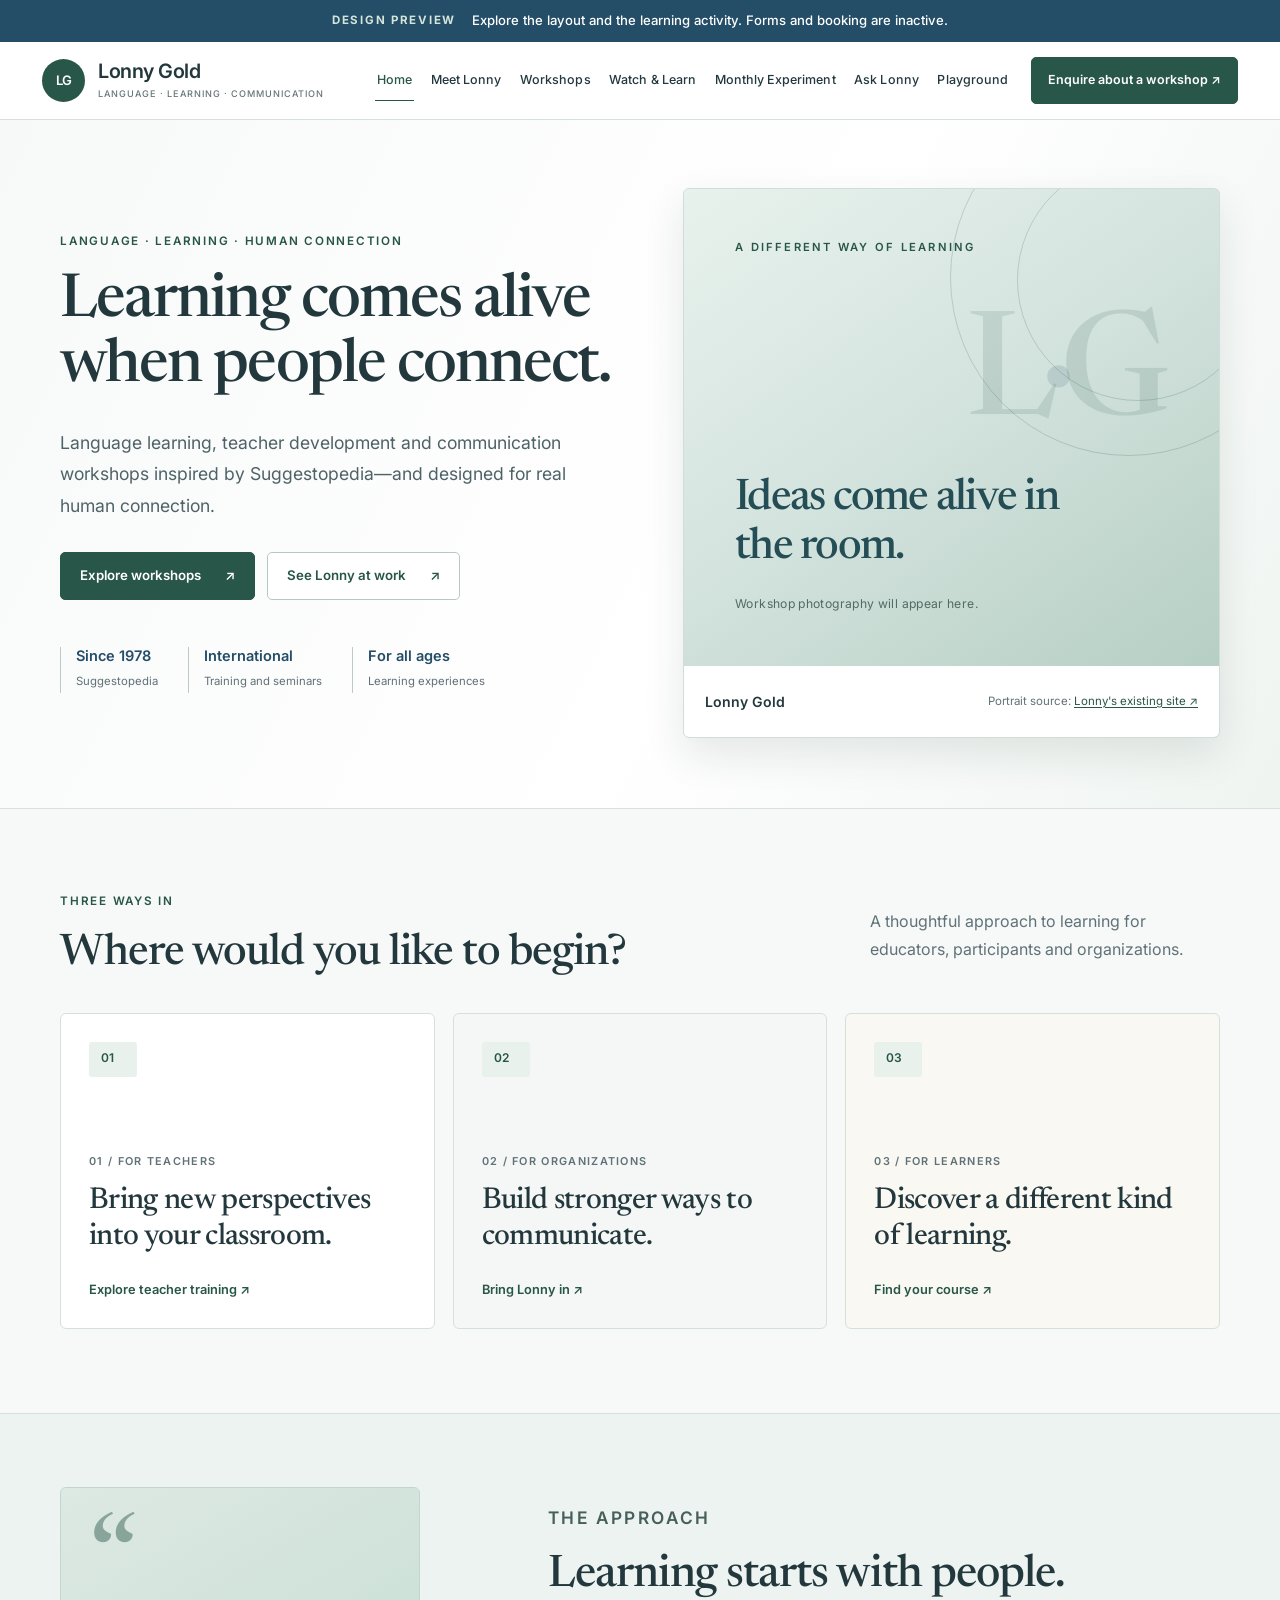
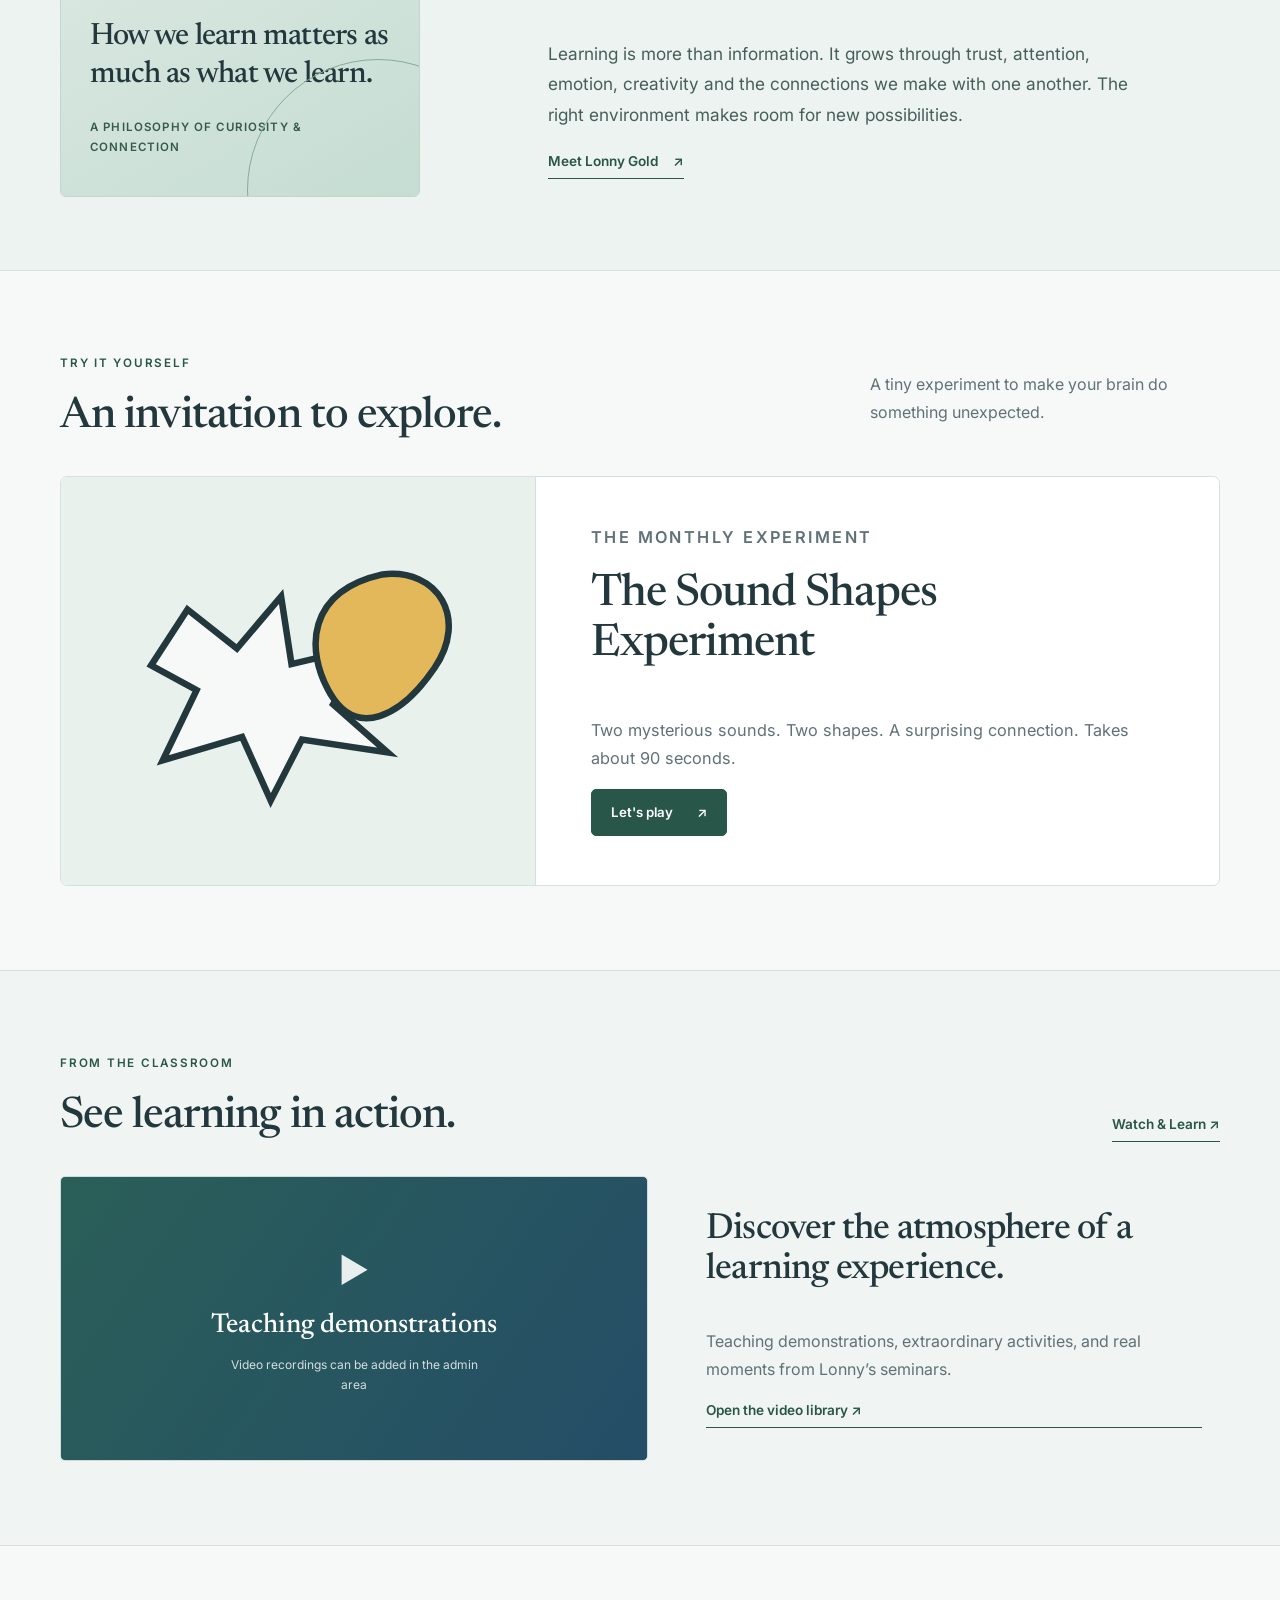
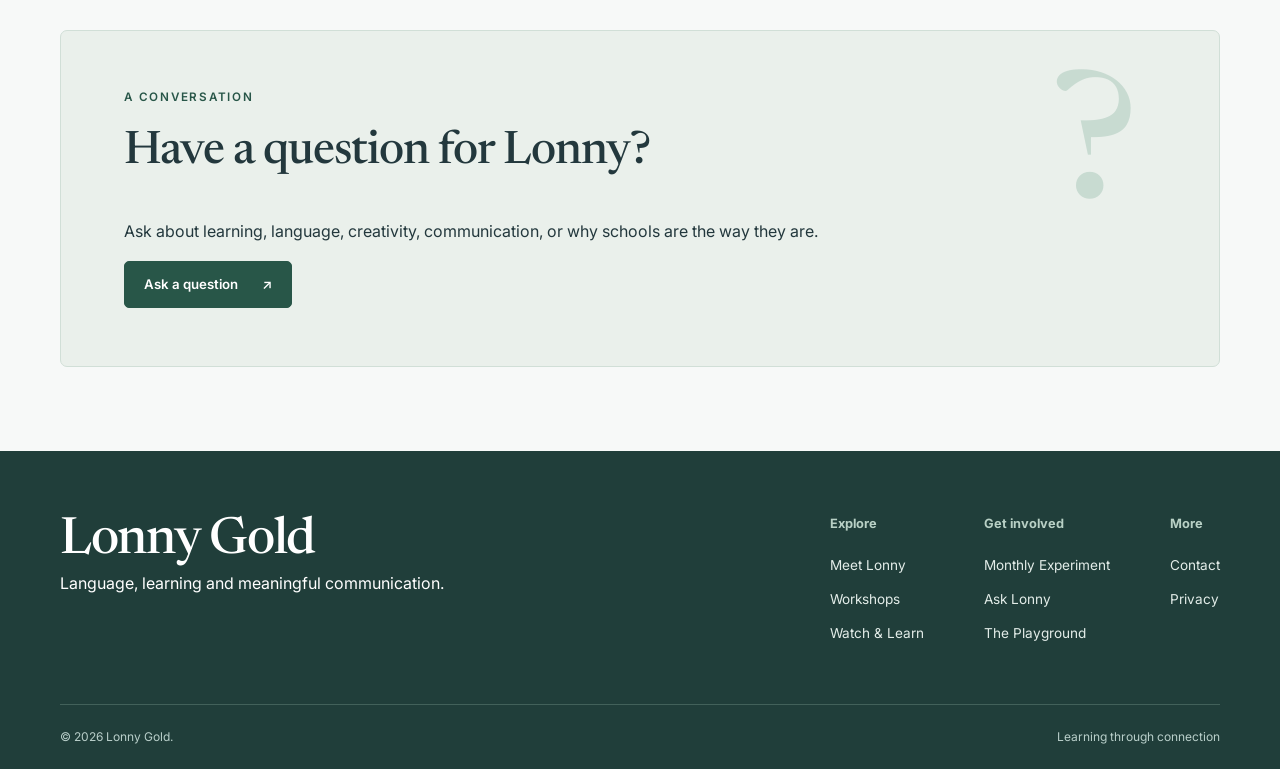
<file: docs/index.html>
<!DOCTYPE html>
<html lang="en"><head><meta charset="utf-8"/><meta content="width=device-width, initial-scale=1" name="viewport"/><meta content="#F7F9F8" name="theme-color"/><meta content="A nonfunctional visual preview of Lonny Gold’s redesigned learning website." name="description"/><title>Language learning without the usual limits | Lonny Gold | Language, Learning &amp; Communication</title><link href="https://fonts.googleapis.com" rel="preconnect"/><link crossorigin="" href="https://fonts.gstatic.com" rel="preconnect"/><link href="https://fonts.googleapis.com/css2?family=Inter:wght@400;500;600;700&amp;family=Newsreader:opsz,wght@6..72,400;6..72,500;6..72,600;6..72,700&amp;display=swap" rel="stylesheet"/><link href="assets/style.css" rel="stylesheet"/><link href="assets/editorial.css?v=3" rel="stylesheet"/><meta content="noindex, nofollow, noarchive" name="robots"/><link href="assets/preview.css" rel="stylesheet"/></head><body><div class="preview-bar" id="preview-banner" role="status"><strong>DESIGN PREVIEW</strong><span>Explore the layout and the learning activity. Forms and booking are inactive.</span></div>
<a class="skip" href="#main">Skip to content</a>
<header class="site-header"><div class="header-inner"><a aria-label="Lonny, homepage" class="brand" href="index.html"><span class="brand-mark">LG</span><span class="brand-text">Lonny Gold<span class="brand-small">LANGUAGE · LEARNING · COMMUNICATION</span></span></a><button aria-controls="main-nav" aria-expanded="false" aria-label="Open menu" class="menu-toggle">☰</button><nav aria-label="Main navigation" id="main-nav"><a aria-current="page" href="index.html">Home</a><a href="about.html">Meet Lonny</a><a href="workshops.html">Workshops</a><a href="watch.html">Watch &amp; Learn</a><a href="experiment.html">Monthly Experiment</a><a href="ask.html">Ask Lonny</a><a href="playground.html">Playground</a><a class="nav-cta" href="contact.html">Enquire about a workshop <span aria-hidden="true">↗</span></a></nav></div></header>
<main id="main">
<section class="hero"><div class="container hero-grid"><div class="hero-copy"><p class="eyebrow">LANGUAGE · LEARNING · HUMAN CONNECTION</p><h1>Learning comes alive when people connect.</h1><p class="lede">Language learning, teacher development and communication workshops inspired by Suggestopedia—and designed for real human connection.</p><div class="actions"><a class="btn btn-blue" href="workshops.html">Explore workshops <span aria-hidden="true">↗</span></a><a class="btn btn-outline" href="watch.html">See Lonny at work <span aria-hidden="true">↗</span></a></div><div class="hero-proof"><span><strong>Since 1978</strong><small>Suggestopedia</small></span><span><strong>International</strong><small>Training and seminars</small></span><span><strong>For all ages</strong><small>Learning experiences</small></span></div></div><div class="hero-art"><figure class="hero-figure"><div class="hero-media"><div aria-hidden="true" class="photo-background"><span class="photo-kicker">A DIFFERENT WAY OF LEARNING</span><span class="photo-ornament">L<span>·</span>G</span><strong>Ideas come alive in the room.</strong><span class="photo-instruction">Workshop photography will appear here.</span></div><img alt="Lonny Gold — portrait from his existing website" class="hero-photo" loading="eager" onerror="this.remove()" onload="this.classList.add('loaded')" src="https://www.lonnygold.training/wp-content/uploads/2015/06/Le-formateur.jpg"/></div><figcaption><span>Lonny Gold</span><small>Portrait source: <a href="https://www.lonnygold.training/lonny-gold-2/" rel="noopener noreferrer" target="_blank">Lonny's existing site ↗</a></small></figcaption></figure></div></div></section>
<section class="section container"><div class="section-head"><div><p class="eyebrow">THREE WAYS IN</p><h2>Where would you like to begin?</h2></div><p>A thoughtful approach to learning for educators, participants and organizations.</p></div><div class="door-grid"><a class="door door-gold" href="workshops.html"><span class="door-icon">01</span><p>01 / FOR TEACHERS</p><h3>Bring new perspectives into your classroom.</h3><span>Explore teacher training ↗</span></a><a class="door door-blue" href="workshops.html"><span class="door-icon">02</span><p>02 / FOR ORGANIZATIONS</p><h3>Build stronger ways to communicate.</h3><span>Bring Lonny in ↗</span></a><a class="door door-green" href="workshops.html"><span class="door-icon">03</span><p>03 / FOR LEARNERS</p><h3>Discover a different kind of learning.</h3><span>Find your course ↗</span></a></div></section>
<section class="manifesto"><div class="container manifesto-grid"><div class="philosophy-image"><div class="editorial-pullquote"><span aria-hidden="true" class="quote-mark">“</span><strong>How we learn matters as much as what we learn.</strong><span class="quote-caption">A philosophy of curiosity &amp; connection</span></div></div><div><p class="eyebrow">THE APPROACH</p><h2>Learning starts with people.</h2><p>Learning is more than information. It grows through trust, attention, emotion, creativity and the connections we make with one another. The right environment makes room for new possibilities.</p><a class="text-link" href="about.html">Meet Lonny Gold <span>↗</span></a></div></div></section>
<section class="section container"><div class="section-head"><div><p class="eyebrow">TRY IT YOURSELF</p><h2>An invitation to explore.</h2></div><p>A tiny experiment to make your brain do something unexpected.</p></div><div class="feature-experiment"><div class="shape-doodle"><svg aria-hidden="true" viewbox="0 0 300 220"><path d="M65 55 L103 85 137 45 145 97 204 83 177 128 219 165 153 155 129 202 107 153 46 171 72 117 37 98Z" fill="#F7F9F8" stroke="#23383D" stroke-width="5"></path><path d="M215 28C258 23 281 62 255 100S195 154 175 120 157 41 215 28Z" fill="#E3B85B" stroke="#23383D" stroke-width="5"></path></svg></div><div><p class="eyebrow">THE MONTHLY EXPERIMENT</p><h3>The Sound Shapes Experiment</h3><p>Two mysterious sounds. Two shapes. A surprising connection. Takes about 90 seconds.</p><a class="btn btn-blue" href="experiment.html">Let's play <span>↗</span></a></div></div></section>
<section class="section videos-teaser"><div class="container"><div class="section-head"><div><p class="eyebrow">FROM THE CLASSROOM</p><h2>See learning in action.</h2></div><a class="text-link" href="watch.html">Watch &amp; Learn ↗</a></div><div class="video-teaser-grid"><div class="media-placeholder"><span class="play-symbol">▶</span><p>Teaching demonstrations</p><small>Video recordings can be added in the admin area</small></div><div class="video-side"><span>✳</span><h3>Discover the atmosphere of a learning experience.</h3><p>Teaching demonstrations, extraordinary activities, and real moments from Lonny’s seminars.</p><a class="text-link" href="watch.html">Open the video library ↗</a></div></div></div></section>
<section class="section container"><div class="question-banner"><div><p class="eyebrow">A CONVERSATION</p><h2>Have a question for Lonny?</h2><p>Ask about learning, language, creativity, communication, or why schools are the way they are.</p><a class="btn btn-dark" href="ask.html">Ask a question <span>↗</span></a></div><div aria-hidden="true" class="question-mark">?</div></div></section>
</main><footer class="site-footer"><div class="container footer-top"><div><a class="footer-logo" href="index.html">Lonny Gold</a><p>Language, learning and meaningful communication.</p></div><div class="footer-links"><div><strong>Explore</strong><a href="about.html">Meet Lonny</a><a href="workshops.html">Workshops</a><a href="watch.html">Watch &amp; Learn</a></div><div><strong>Get involved</strong><a href="experiment.html">Monthly Experiment</a><a href="ask.html">Ask Lonny</a><a href="playground.html">The Playground</a></div><div><strong>More</strong><a href="contact.html">Contact</a><a href="privacy.html">Privacy</a></div></div></div><div class="container footer-bottom"><span>© 2026 Lonny Gold.</span><span>Learning through connection</span></div></footer><script src="assets/site.js"></script></body></html>
</file>
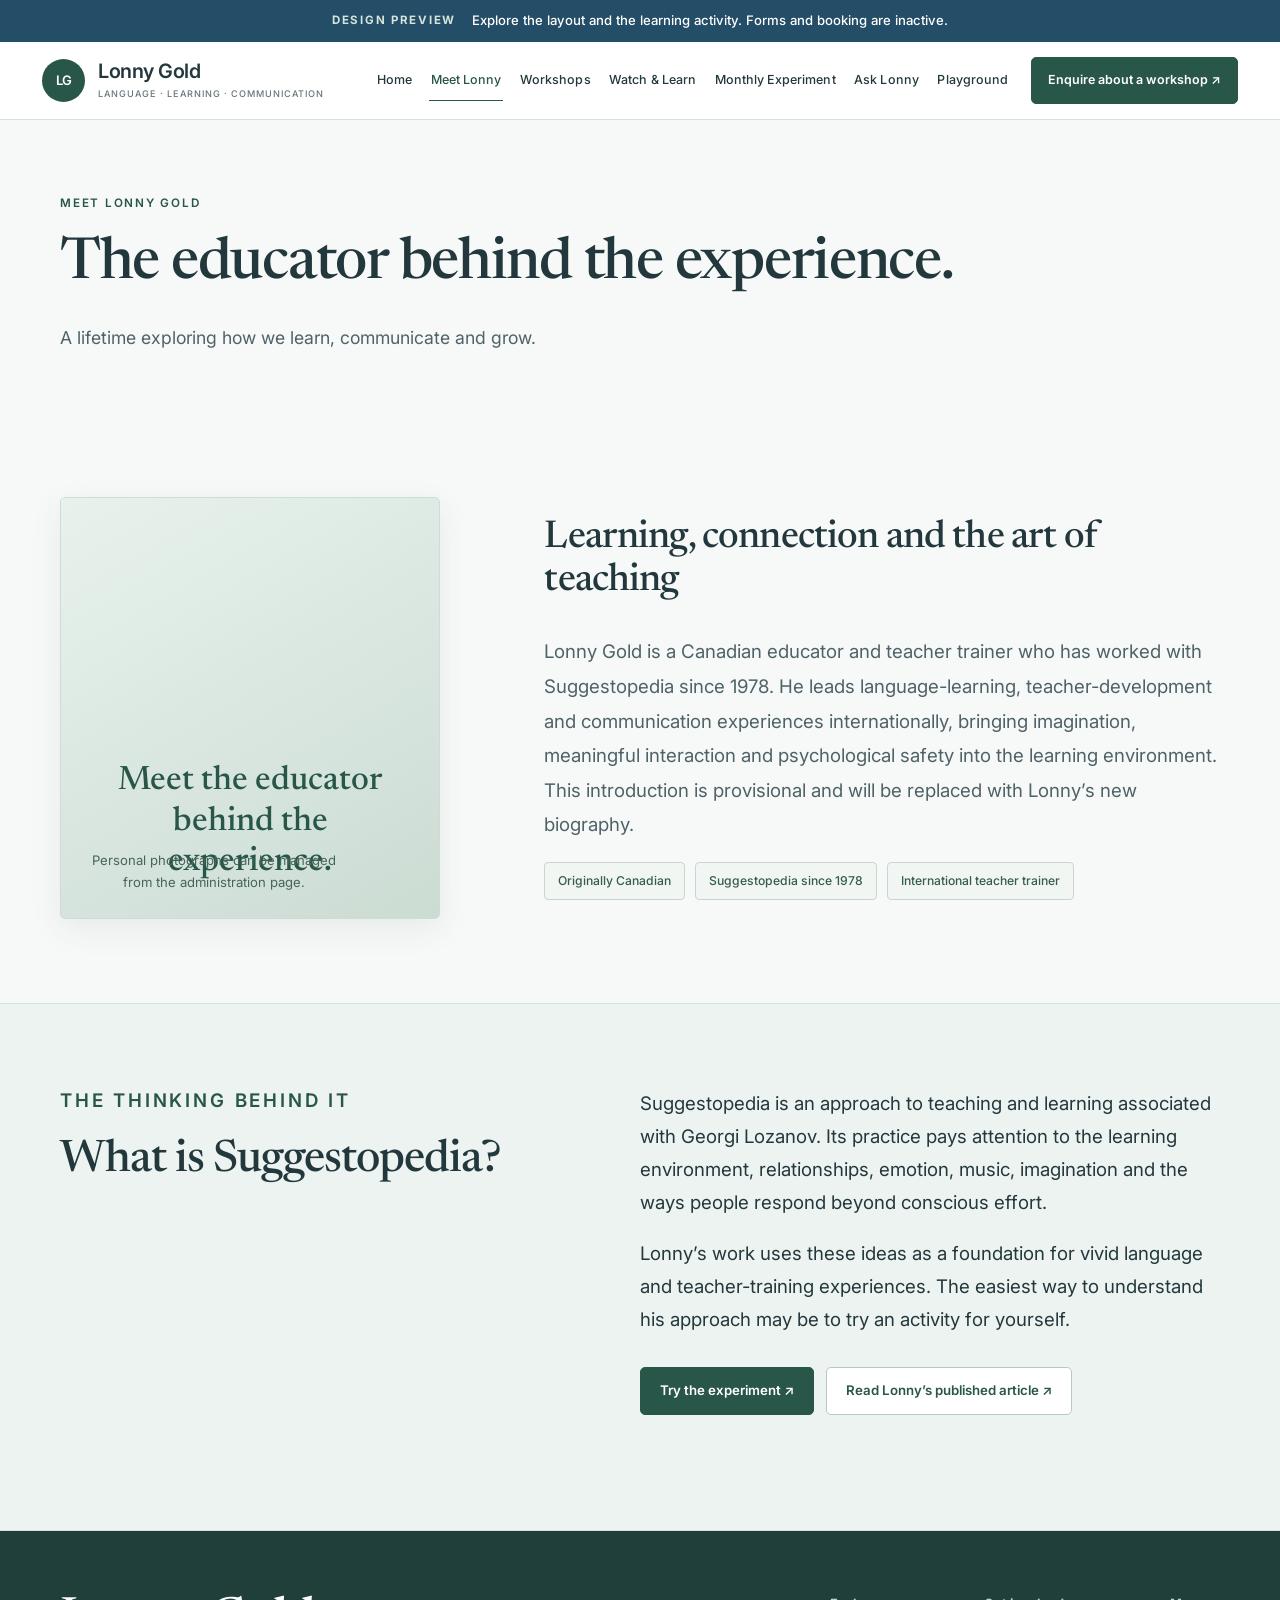
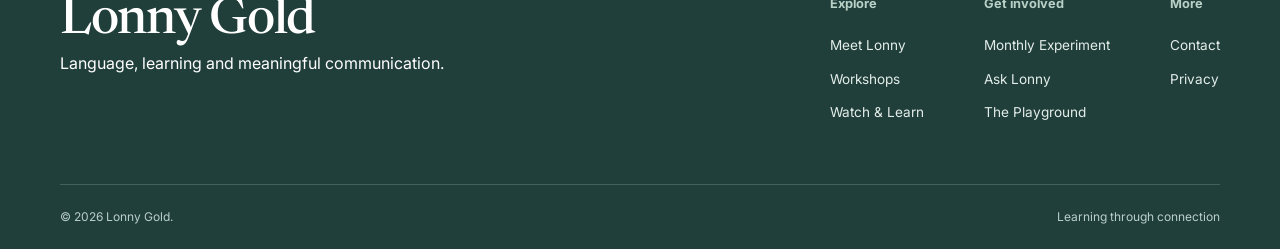
<file: docs/about.html>
<!DOCTYPE html>
<html lang="en"><head><meta charset="utf-8"/><meta content="width=device-width, initial-scale=1" name="viewport"/><meta content="#F7F9F8" name="theme-color"/><meta content="A nonfunctional visual preview of Lonny Gold’s redesigned learning website." name="description"/><title>Meet Lonny and his philosophy | Lonny Gold | Language, Learning &amp; Communication</title><link href="https://fonts.googleapis.com" rel="preconnect"/><link crossorigin="" href="https://fonts.gstatic.com" rel="preconnect"/><link href="https://fonts.googleapis.com/css2?family=Inter:wght@400;500;600;700&amp;family=Newsreader:opsz,wght@6..72,400;6..72,500;6..72,600;6..72,700&amp;display=swap" rel="stylesheet"/><link href="assets/style.css" rel="stylesheet"/><link href="assets/editorial.css?v=3" rel="stylesheet"/><meta content="noindex, nofollow, noarchive" name="robots"/><link href="assets/preview.css" rel="stylesheet"/></head><body><div class="preview-bar" id="preview-banner" role="status"><strong>DESIGN PREVIEW</strong><span>Explore the layout and the learning activity. Forms and booking are inactive.</span></div>
<a class="skip" href="#main">Skip to content</a>
<header class="site-header"><div class="header-inner"><a aria-label="Lonny, homepage" class="brand" href="index.html"><span class="brand-mark">LG</span><span class="brand-text">Lonny Gold<span class="brand-small">LANGUAGE · LEARNING · COMMUNICATION</span></span></a><button aria-controls="main-nav" aria-expanded="false" aria-label="Open menu" class="menu-toggle">☰</button><nav aria-label="Main navigation" id="main-nav"><a href="index.html">Home</a><a aria-current="page" href="about.html">Meet Lonny</a><a href="workshops.html">Workshops</a><a href="watch.html">Watch &amp; Learn</a><a href="experiment.html">Monthly Experiment</a><a href="ask.html">Ask Lonny</a><a href="playground.html">Playground</a><a class="nav-cta" href="contact.html">Enquire about a workshop <span aria-hidden="true">↗</span></a></nav></div></header>
<main id="main">
<div class="pagehero container"><p class="eyebrow">MEET LONNY GOLD</p><h1>The educator behind the experience.</h1><p class="lede">A lifetime exploring how we learn, communicate and grow.</p></div><section class="section container about-grid"><div><div class="about-art"><div aria-hidden="true" class="about-photo-fallback"><span>Meet the educator behind the experience.</span><small>Personal photographs can be managed from the administration page.</small></div><img alt="Portrait of Lonny Gold from lonnygold.training" class="about-photo" loading="lazy" onerror="this.remove()" onload="this.classList.add('loaded')" src="https://www.lonnygold.training/wp-content/uploads/2015/06/Le-formateur.jpg"/></div></div><div class="bio-copy"><h2>Learning, connection and the art of teaching</h2><p>Lonny Gold is a Canadian educator and teacher trainer who has worked with Suggestopedia since 1978. He leads language-learning, teacher-development and communication experiences internationally, bringing imagination, meaningful interaction and psychological safety into the learning environment. This introduction is provisional and will be replaced with Lonny’s new biography.</p><div class="fact-chips"><span>Originally Canadian</span><span>Suggestopedia since 1978</span><span>International teacher trainer</span></div></div></section>
<section class="manifesto"><div class="container philosophy"><div><p class="eyebrow">THE THINKING BEHIND IT</p><h2>What is Suggestopedia?</h2></div><div><p>Suggestopedia is an approach to teaching and learning associated with Georgi Lozanov. Its practice pays attention to the learning environment, relationships, emotion, music, imagination and the ways people respond beyond conscious effort.</p><p>Lonny’s work uses these ideas as a foundation for vivid language and teacher-training experiences. The easiest way to understand his approach may be to try an activity for yourself.</p><div class="actions"><a class="btn btn-blue" href="experiment.html">Try the experiment ↗</a><a class="btn btn-outline" href="https://www.hltmag.co.uk/dec20/suggestopedia" rel="noopener noreferrer" target="_blank">Read Lonny’s published article ↗</a></div></div></div></section>
</main><footer class="site-footer"><div class="container footer-top"><div><a class="footer-logo" href="index.html">Lonny Gold</a><p>Language, learning and meaningful communication.</p></div><div class="footer-links"><div><strong>Explore</strong><a href="about.html">Meet Lonny</a><a href="workshops.html">Workshops</a><a href="watch.html">Watch &amp; Learn</a></div><div><strong>Get involved</strong><a href="experiment.html">Monthly Experiment</a><a href="ask.html">Ask Lonny</a><a href="playground.html">The Playground</a></div><div><strong>More</strong><a href="contact.html">Contact</a><a href="privacy.html">Privacy</a></div></div></div><div class="container footer-bottom"><span>© 2026 Lonny Gold.</span><span>Learning through connection</span></div></footer><script src="assets/site.js"></script></body></html>
</file>
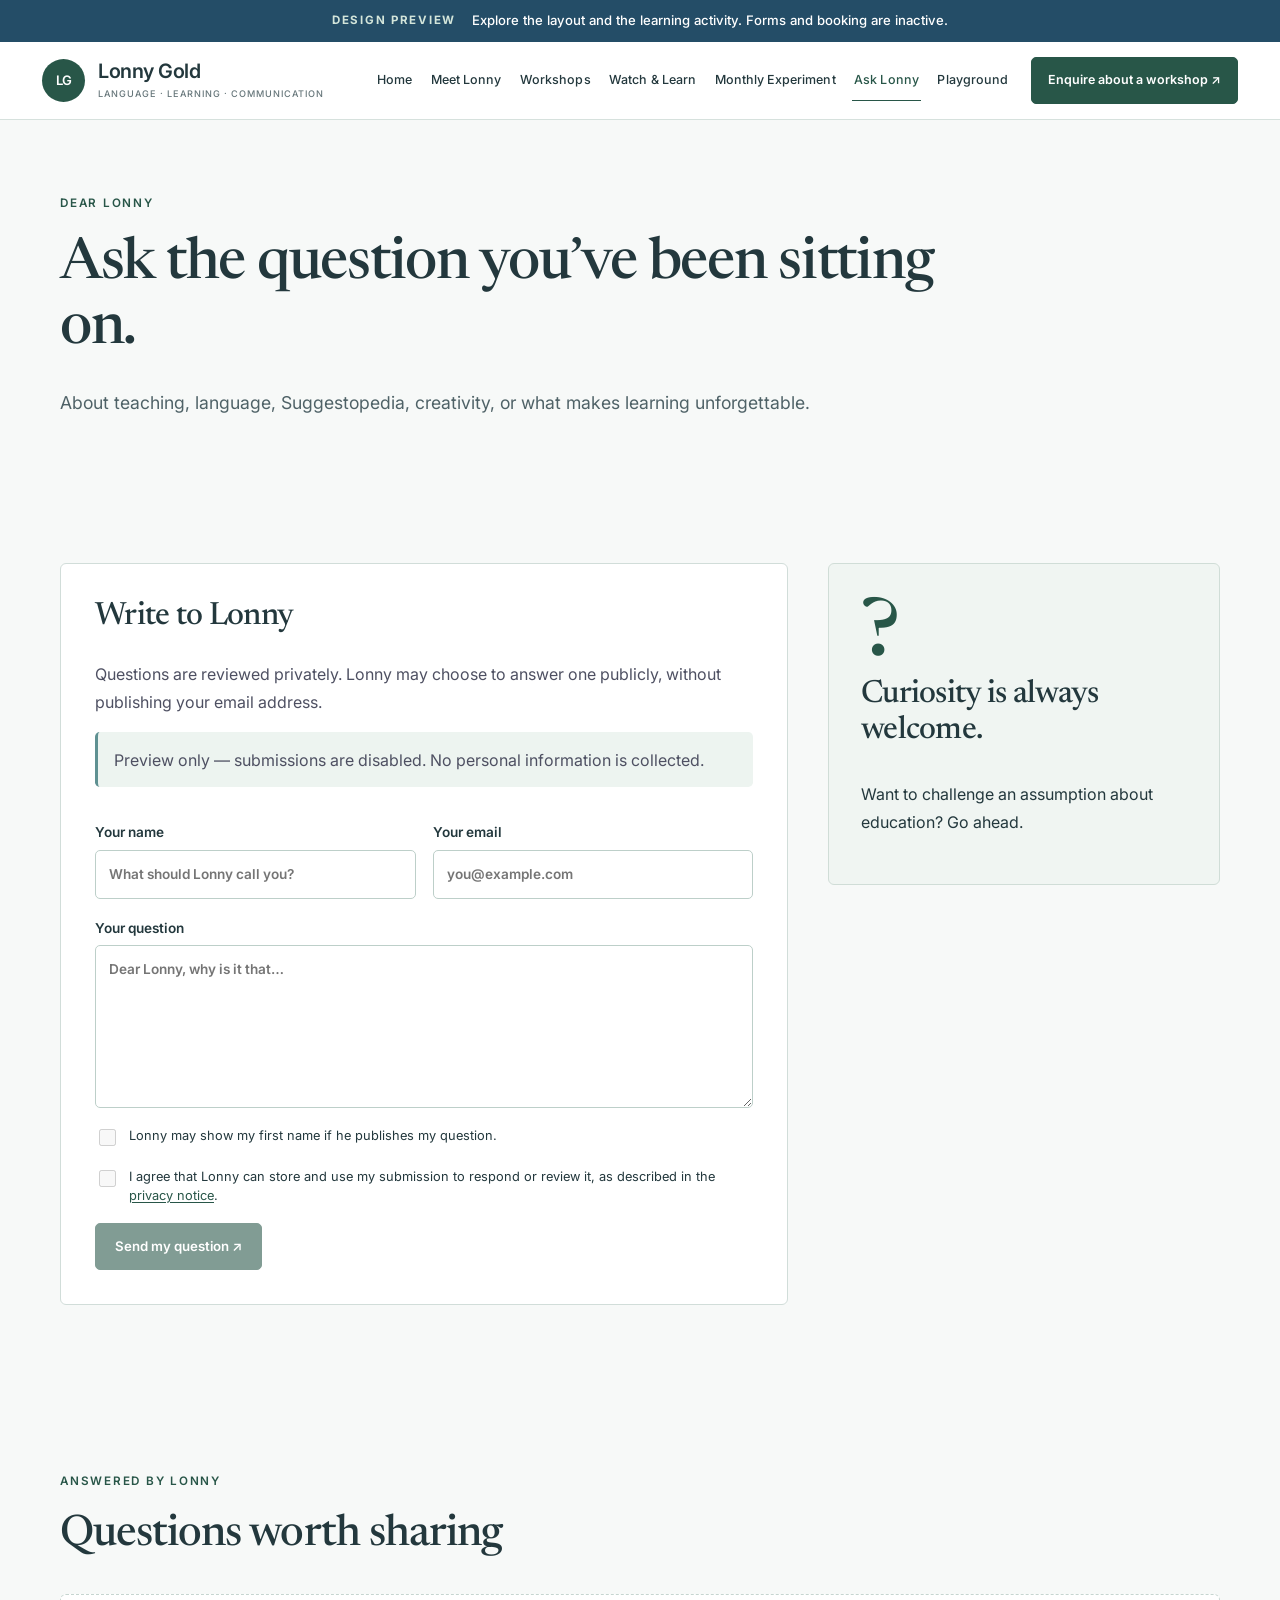
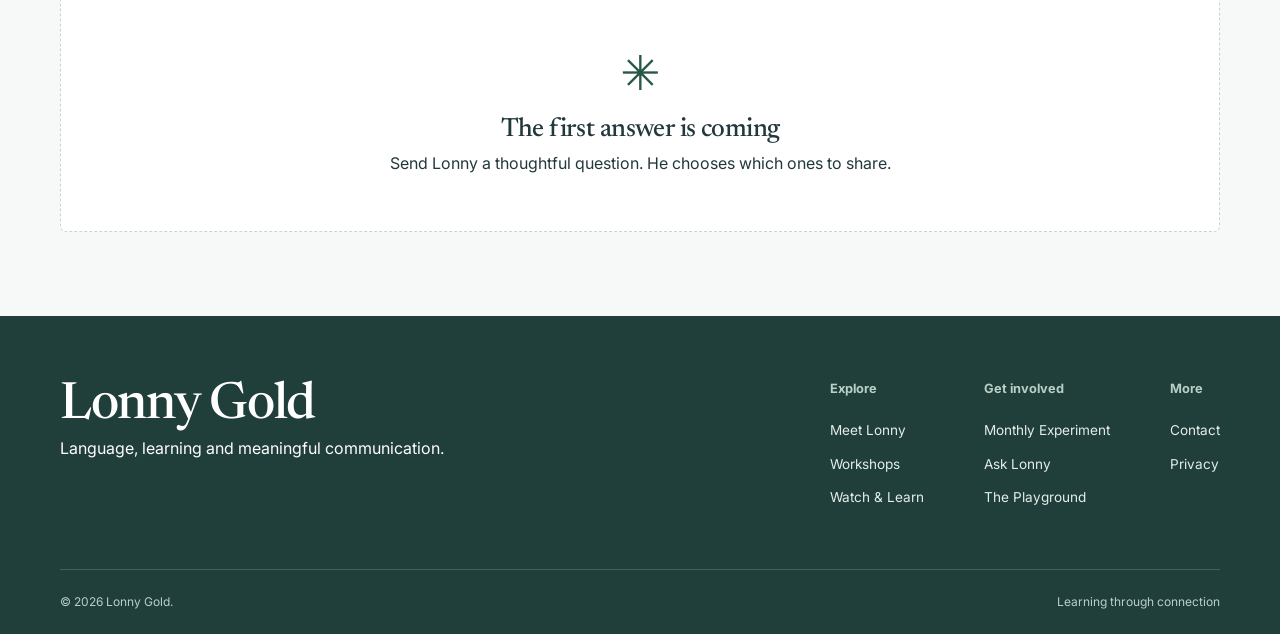
<file: docs/ask.html>
<!DOCTYPE html>
<html lang="en"><head><meta charset="utf-8"/><meta content="width=device-width, initial-scale=1" name="viewport"/><meta content="#F7F9F8" name="theme-color"/><meta content="A nonfunctional visual preview of Lonny Gold’s redesigned learning website." name="description"/><title>Ask Lonny | Lonny Gold | Language, Learning &amp; Communication</title><link href="https://fonts.googleapis.com" rel="preconnect"/><link crossorigin="" href="https://fonts.gstatic.com" rel="preconnect"/><link href="https://fonts.googleapis.com/css2?family=Inter:wght@400;500;600;700&amp;family=Newsreader:opsz,wght@6..72,400;6..72,500;6..72,600;6..72,700&amp;display=swap" rel="stylesheet"/><link href="assets/style.css" rel="stylesheet"/><link href="assets/editorial.css?v=3" rel="stylesheet"/><meta content="noindex, nofollow, noarchive" name="robots"/><link href="assets/preview.css" rel="stylesheet"/></head><body><div class="preview-bar" id="preview-banner" role="status"><strong>DESIGN PREVIEW</strong><span>Explore the layout and the learning activity. Forms and booking are inactive.</span></div>
<a class="skip" href="#main">Skip to content</a>
<header class="site-header"><div class="header-inner"><a aria-label="Lonny, homepage" class="brand" href="index.html"><span class="brand-mark">LG</span><span class="brand-text">Lonny Gold<span class="brand-small">LANGUAGE · LEARNING · COMMUNICATION</span></span></a><button aria-controls="main-nav" aria-expanded="false" aria-label="Open menu" class="menu-toggle">☰</button><nav aria-label="Main navigation" id="main-nav"><a href="index.html">Home</a><a href="about.html">Meet Lonny</a><a href="workshops.html">Workshops</a><a href="watch.html">Watch &amp; Learn</a><a href="experiment.html">Monthly Experiment</a><a aria-current="page" href="ask.html">Ask Lonny</a><a href="playground.html">Playground</a><a class="nav-cta" href="contact.html">Enquire about a workshop <span aria-hidden="true">↗</span></a></nav></div></header>
<main id="main">
<div class="pagehero container"><p class="eyebrow">DEAR LONNY</p><h1>Ask the question you’ve been sitting on.</h1><p class="lede">About teaching, language, Suggestopedia, creativity, or what makes learning unforgettable.</p></div><section class="section container two-col"><div class="form-card"><h2>Write to Lonny</h2><p>Questions are reviewed privately. Lonny may choose to answer one publicly, without publishing your email address.</p><form data-preview-only="true"><p class="preview-form-note">Preview only — submissions are disabled. No personal information is collected.</p><div aria-hidden="true" class="honey"><label>Leave this empty<input autocomplete="off" disabled="" tabindex="-1"/></label></div><div class="two-fields"><label>Your name <input autocomplete="name" disabled="" maxlength="100" placeholder="What should Lonny call you?"/></label><label>Your email <input autocomplete="email" disabled="" maxlength="255" placeholder="you@example.com" type="email"/></label></div><label>Your question <textarea disabled="" maxlength="1600" minlength="8" placeholder="Dear Lonny, why is it that…" rows="6"></textarea></label><label class="consent"><input disabled="" type="checkbox" value="1"/><span>Lonny may show my first name if he publishes my question.</span></label><label class="consent"><input disabled="" type="checkbox" value="1"/><span>I agree that Lonny can store and use my submission to respond or review it, as described in the <a href="privacy.html">privacy notice</a>.</span></label><button class="btn btn-blue" disabled="" type="submit">Send my question ↗</button></form></div><aside class="side-note"><span>?</span><h3>Curiosity is always welcome.</h3><p>Want to challenge an assumption about education? Go ahead.</p></aside></section>
<section class="section container"><div class="section-head"><div><p class="eyebrow">ANSWERED BY LONNY</p><h2>Questions worth sharing</h2></div></div><div class="qa-list"><div class="empty-state"><span class="scribble">✳</span><h3>The first answer is coming</h3><p>Send Lonny a thoughtful question. He chooses which ones to share.</p></div></div></section>
</main><footer class="site-footer"><div class="container footer-top"><div><a class="footer-logo" href="index.html">Lonny Gold</a><p>Language, learning and meaningful communication.</p></div><div class="footer-links"><div><strong>Explore</strong><a href="about.html">Meet Lonny</a><a href="workshops.html">Workshops</a><a href="watch.html">Watch &amp; Learn</a></div><div><strong>Get involved</strong><a href="experiment.html">Monthly Experiment</a><a href="ask.html">Ask Lonny</a><a href="playground.html">The Playground</a></div><div><strong>More</strong><a href="contact.html">Contact</a><a href="privacy.html">Privacy</a></div></div></div><div class="container footer-bottom"><span>© 2026 Lonny Gold.</span><span>Learning through connection</span></div></footer><script src="assets/site.js"></script></body></html>
</file>
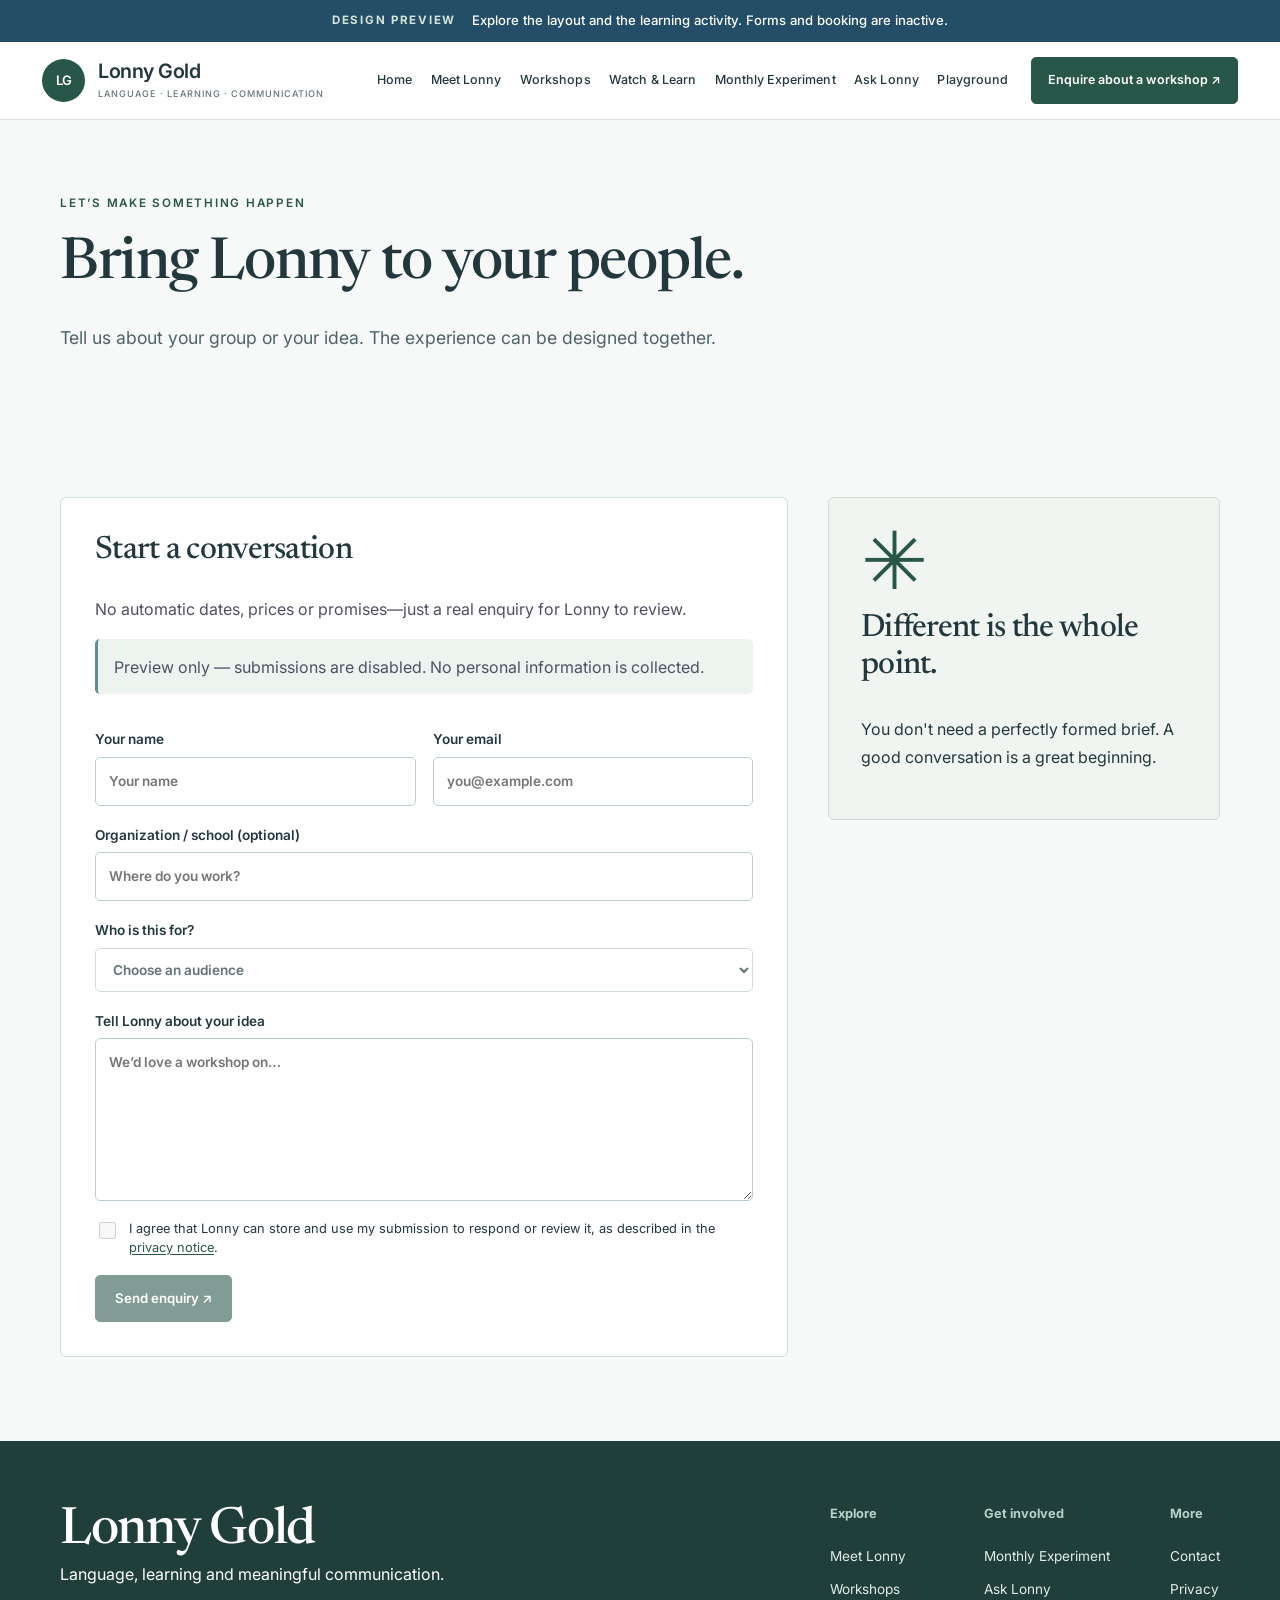
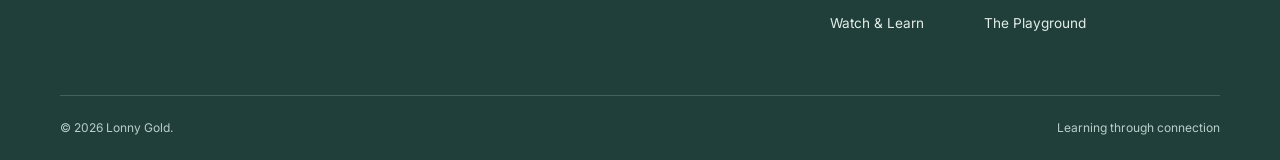
<file: docs/contact.html>
<!DOCTYPE html>
<html lang="en"><head><meta charset="utf-8"/><meta content="width=device-width, initial-scale=1" name="viewport"/><meta content="#F7F9F8" name="theme-color"/><meta content="A nonfunctional visual preview of Lonny Gold’s redesigned learning website." name="description"/><title>Get in touch | Lonny Gold | Language, Learning &amp; Communication</title><link href="https://fonts.googleapis.com" rel="preconnect"/><link crossorigin="" href="https://fonts.gstatic.com" rel="preconnect"/><link href="https://fonts.googleapis.com/css2?family=Inter:wght@400;500;600;700&amp;family=Newsreader:opsz,wght@6..72,400;6..72,500;6..72,600;6..72,700&amp;display=swap" rel="stylesheet"/><link href="assets/style.css" rel="stylesheet"/><link href="assets/editorial.css?v=3" rel="stylesheet"/><meta content="noindex, nofollow, noarchive" name="robots"/><link href="assets/preview.css" rel="stylesheet"/></head><body><div class="preview-bar" id="preview-banner" role="status"><strong>DESIGN PREVIEW</strong><span>Explore the layout and the learning activity. Forms and booking are inactive.</span></div>
<a class="skip" href="#main">Skip to content</a>
<header class="site-header"><div class="header-inner"><a aria-label="Lonny, homepage" class="brand" href="index.html"><span class="brand-mark">LG</span><span class="brand-text">Lonny Gold<span class="brand-small">LANGUAGE · LEARNING · COMMUNICATION</span></span></a><button aria-controls="main-nav" aria-expanded="false" aria-label="Open menu" class="menu-toggle">☰</button><nav aria-label="Main navigation" id="main-nav"><a href="index.html">Home</a><a href="about.html">Meet Lonny</a><a href="workshops.html">Workshops</a><a href="watch.html">Watch &amp; Learn</a><a href="experiment.html">Monthly Experiment</a><a href="ask.html">Ask Lonny</a><a href="playground.html">Playground</a><a class="nav-cta" href="contact.html">Enquire about a workshop <span aria-hidden="true">↗</span></a></nav></div></header>
<main id="main">
<div class="pagehero container"><p class="eyebrow">LET’S MAKE SOMETHING HAPPEN</p><h1>Bring Lonny to your people.</h1><p class="lede">Tell us about your group or your idea. The experience can be designed together.</p></div><section class="section container two-col"><div class="form-card"><h2>Start a conversation</h2><p>No automatic dates, prices or promises—just a real enquiry for Lonny to review.</p><form data-preview-only="true"><p class="preview-form-note">Preview only — submissions are disabled. No personal information is collected.</p><div aria-hidden="true" class="honey"><label>Leave this empty<input autocomplete="off" disabled="" tabindex="-1"/></label></div><div class="two-fields"><label>Your name <input autocomplete="name" disabled="" maxlength="120" placeholder="Your name"/></label><label>Your email <input autocomplete="email" disabled="" maxlength="255" placeholder="you@example.com" type="email"/></label></div><label>Organization / school (optional)<input disabled="" maxlength="150" placeholder="Where do you work?"/></label><label>Who is this for?<select disabled=""><option value="">Choose an audience</option><option>Teachers</option><option>Organizations</option><option>Learners</option><option>Other</option></select></label><label>Tell Lonny about your idea<textarea disabled="" maxlength="3000" minlength="10" placeholder="We’d love a workshop on…" rows="6"></textarea></label><label class="consent"><input disabled="" type="checkbox" value="1"/><span>I agree that Lonny can store and use my submission to respond or review it, as described in the <a href="privacy.html">privacy notice</a>.</span></label><button class="btn btn-blue" disabled="" type="submit">Send enquiry ↗</button></form></div><aside class="side-note"><span>✳</span><h3>Different is the whole point.</h3><p>You don't need a perfectly formed brief. A good conversation is a great beginning.</p></aside></section>
</main><footer class="site-footer"><div class="container footer-top"><div><a class="footer-logo" href="index.html">Lonny Gold</a><p>Language, learning and meaningful communication.</p></div><div class="footer-links"><div><strong>Explore</strong><a href="about.html">Meet Lonny</a><a href="workshops.html">Workshops</a><a href="watch.html">Watch &amp; Learn</a></div><div><strong>Get involved</strong><a href="experiment.html">Monthly Experiment</a><a href="ask.html">Ask Lonny</a><a href="playground.html">The Playground</a></div><div><strong>More</strong><a href="contact.html">Contact</a><a href="privacy.html">Privacy</a></div></div></div><div class="container footer-bottom"><span>© 2026 Lonny Gold.</span><span>Learning through connection</span></div></footer><script src="assets/site.js"></script></body></html>
</file>
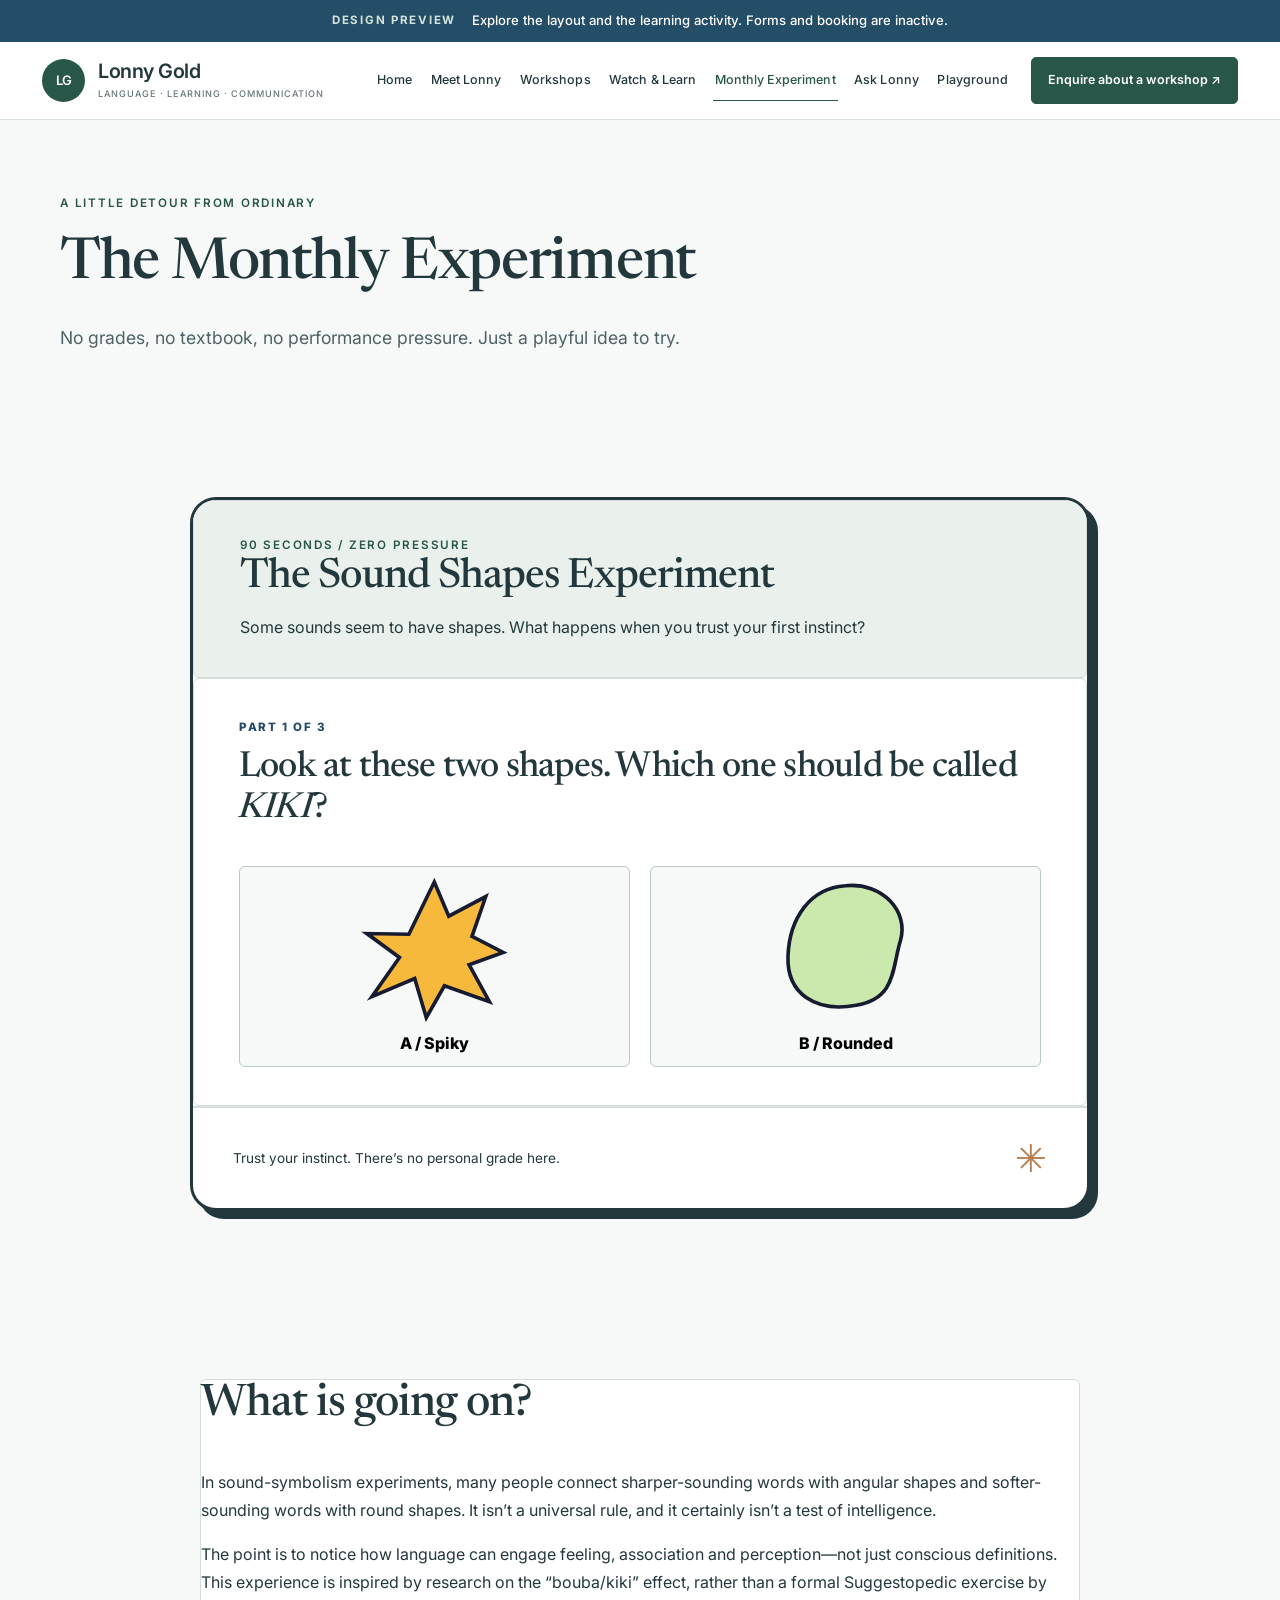
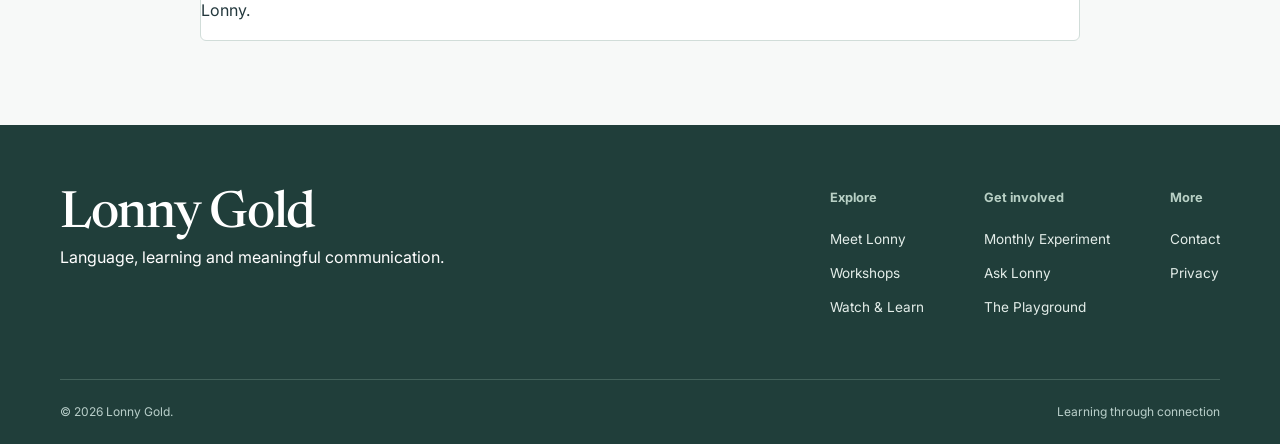
<file: docs/experiment.html>
<!DOCTYPE html>
<html lang="en"><head><meta charset="utf-8"/><meta content="width=device-width, initial-scale=1" name="viewport"/><meta content="#F7F9F8" name="theme-color"/><meta content="A nonfunctional visual preview of Lonny Gold’s redesigned learning website." name="description"/><title>Monthly Experiment | Lonny Gold | Language, Learning &amp; Communication</title><link href="https://fonts.googleapis.com" rel="preconnect"/><link crossorigin="" href="https://fonts.gstatic.com" rel="preconnect"/><link href="https://fonts.googleapis.com/css2?family=Inter:wght@400;500;600;700&amp;family=Newsreader:opsz,wght@6..72,400;6..72,500;6..72,600;6..72,700&amp;display=swap" rel="stylesheet"/><link href="assets/style.css" rel="stylesheet"/><link href="assets/editorial.css?v=3" rel="stylesheet"/><meta content="noindex, nofollow, noarchive" name="robots"/><link href="assets/preview.css" rel="stylesheet"/></head><body><div class="preview-bar" id="preview-banner" role="status"><strong>DESIGN PREVIEW</strong><span>Explore the layout and the learning activity. Forms and booking are inactive.</span></div>
<a class="skip" href="#main">Skip to content</a>
<header class="site-header"><div class="header-inner"><a aria-label="Lonny, homepage" class="brand" href="index.html"><span class="brand-mark">LG</span><span class="brand-text">Lonny Gold<span class="brand-small">LANGUAGE · LEARNING · COMMUNICATION</span></span></a><button aria-controls="main-nav" aria-expanded="false" aria-label="Open menu" class="menu-toggle">☰</button><nav aria-label="Main navigation" id="main-nav"><a href="index.html">Home</a><a href="about.html">Meet Lonny</a><a href="workshops.html">Workshops</a><a href="watch.html">Watch &amp; Learn</a><a aria-current="page" href="experiment.html">Monthly Experiment</a><a href="ask.html">Ask Lonny</a><a href="playground.html">Playground</a><a class="nav-cta" href="contact.html">Enquire about a workshop <span aria-hidden="true">↗</span></a></nav></div></header>
<main id="main">
<div class="pagehero container"><p class="eyebrow">A LITTLE DETOUR FROM ORDINARY</p><h1>The Monthly Experiment</h1><p class="lede">No grades, no textbook, no performance pressure. Just a playful idea to try.</p></div><section class="section container"><div class="experiment-shell"><div class="experiment-intro"><p class="eyebrow">90 SECONDS / ZERO PRESSURE</p><h2>The Sound Shapes Experiment</h2><p>Some sounds seem to have shapes. What happens when you trust your first instinct?</p></div><div aria-live="polite" class="experiment-app" id="experiment"><div class="experiment-step"><p class="step-label">PART 1 OF 3</p><h3>Look at these two shapes. Which one should be called <em>KIKI</em>?</h3><div aria-label="Choose a shape" class="shapes" role="group"><button class="shape-btn" data-choice="spiky" data-step="1" type="button"><svg aria-hidden="true" viewbox="0 0 200 200"><path d="M99 7 119 54 170 27 151 82 194 104 147 121 175 172 113 150 88 194 72 140 13 165 51 111 6 78 64 79Z" fill="#E3B85B" stroke="#23383D" stroke-width="5"></path></svg><span>A / Spiky</span></button><button class="shape-btn" data-choice="round" data-step="1" type="button"><svg aria-hidden="true" viewbox="0 0 200 200"><path d="M99 12C151 7 187 48 175 88S169 167 114 177 18 162 20 109 51 15 99 12Z" fill="#B8D1A3" stroke="#23383D" stroke-width="5"></path></svg><span>B / Rounded</span></button></div></div></div><div class="experiment-foot"><span>Trust your instinct. There’s no personal grade here.</span><span class="little-star">✳</span></div></div></section>
<section class="section container"><div class="explain-card"><h2>What is going on?</h2><p>In sound-symbolism experiments, many people connect sharper-sounding words with angular shapes and softer-sounding words with round shapes. It isn’t a universal rule, and it certainly isn’t a test of intelligence.</p><p>The point is to notice how language can engage feeling, association and perception—not just conscious definitions. This experience is inspired by research on the “bouba/kiki” effect, rather than a formal Suggestopedic exercise by Lonny.</p></div></section>
</main><footer class="site-footer"><div class="container footer-top"><div><a class="footer-logo" href="index.html">Lonny Gold</a><p>Language, learning and meaningful communication.</p></div><div class="footer-links"><div><strong>Explore</strong><a href="about.html">Meet Lonny</a><a href="workshops.html">Workshops</a><a href="watch.html">Watch &amp; Learn</a></div><div><strong>Get involved</strong><a href="experiment.html">Monthly Experiment</a><a href="ask.html">Ask Lonny</a><a href="playground.html">The Playground</a></div><div><strong>More</strong><a href="contact.html">Contact</a><a href="privacy.html">Privacy</a></div></div></div><div class="container footer-bottom"><span>© 2026 Lonny Gold.</span><span>Learning through connection</span></div></footer><script src="assets/site.js"></script></body></html>
</file>
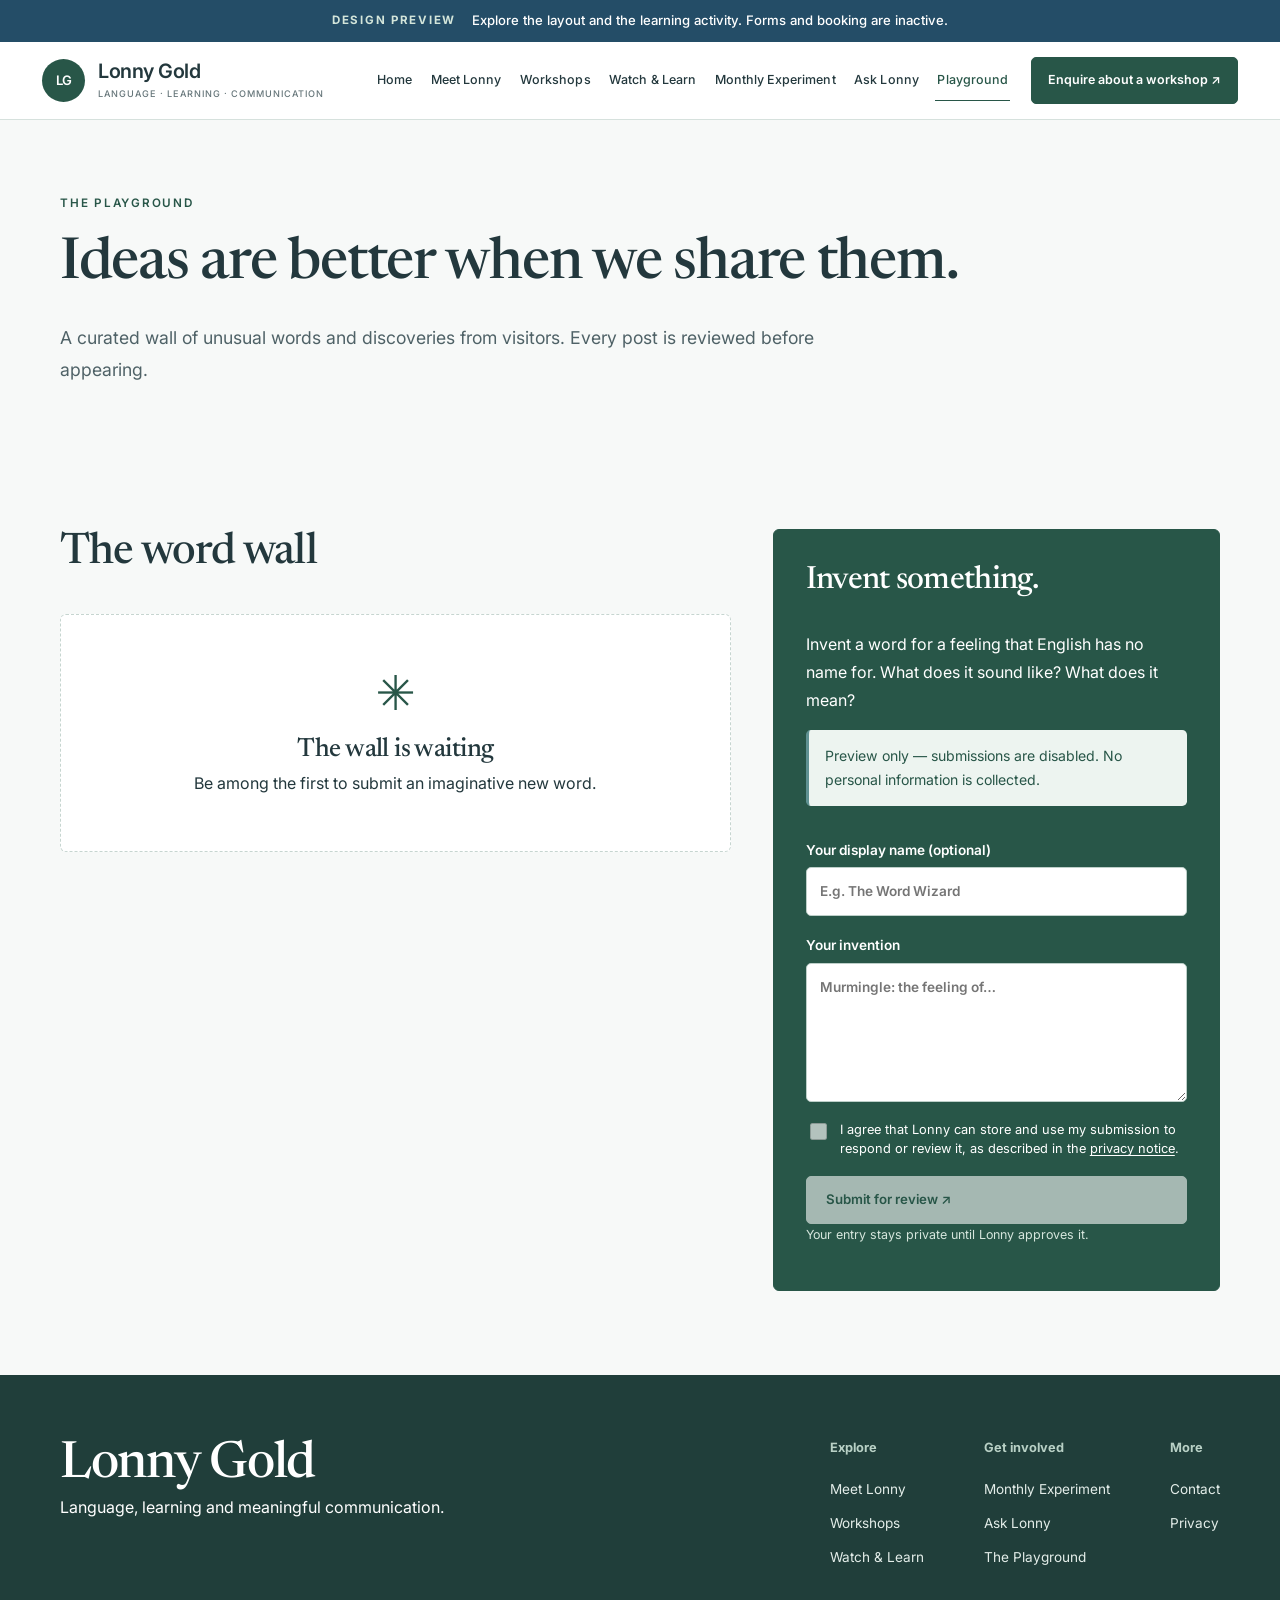
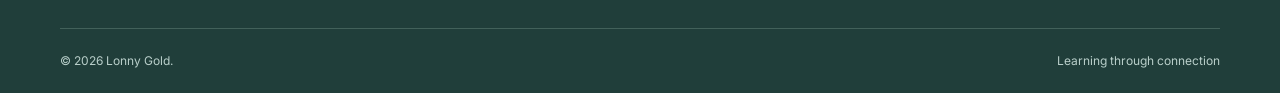
<file: docs/playground.html>
<!DOCTYPE html>
<html lang="en"><head><meta charset="utf-8"/><meta content="width=device-width, initial-scale=1" name="viewport"/><meta content="#F7F9F8" name="theme-color"/><meta content="A nonfunctional visual preview of Lonny Gold’s redesigned learning website." name="description"/><title>The Playground | Lonny Gold | Language, Learning &amp; Communication</title><link href="https://fonts.googleapis.com" rel="preconnect"/><link crossorigin="" href="https://fonts.gstatic.com" rel="preconnect"/><link href="https://fonts.googleapis.com/css2?family=Inter:wght@400;500;600;700&amp;family=Newsreader:opsz,wght@6..72,400;6..72,500;6..72,600;6..72,700&amp;display=swap" rel="stylesheet"/><link href="assets/style.css" rel="stylesheet"/><link href="assets/editorial.css?v=3" rel="stylesheet"/><meta content="noindex, nofollow, noarchive" name="robots"/><link href="assets/preview.css" rel="stylesheet"/></head><body><div class="preview-bar" id="preview-banner" role="status"><strong>DESIGN PREVIEW</strong><span>Explore the layout and the learning activity. Forms and booking are inactive.</span></div>
<a class="skip" href="#main">Skip to content</a>
<header class="site-header"><div class="header-inner"><a aria-label="Lonny, homepage" class="brand" href="index.html"><span class="brand-mark">LG</span><span class="brand-text">Lonny Gold<span class="brand-small">LANGUAGE · LEARNING · COMMUNICATION</span></span></a><button aria-controls="main-nav" aria-expanded="false" aria-label="Open menu" class="menu-toggle">☰</button><nav aria-label="Main navigation" id="main-nav"><a href="index.html">Home</a><a href="about.html">Meet Lonny</a><a href="workshops.html">Workshops</a><a href="watch.html">Watch &amp; Learn</a><a href="experiment.html">Monthly Experiment</a><a href="ask.html">Ask Lonny</a><a aria-current="page" href="playground.html">Playground</a><a class="nav-cta" href="contact.html">Enquire about a workshop <span aria-hidden="true">↗</span></a></nav></div></header>
<main id="main">
<div class="pagehero container"><p class="eyebrow">THE PLAYGROUND</p><h1>Ideas are better when we share them.</h1><p class="lede">A curated wall of unusual words and discoveries from visitors. Every post is reviewed before appearing.</p></div><section class="section container"><div class="community-grid"><div><h2>The word wall</h2><div class="response-grid"><div class="empty-state"><span class="scribble">✳</span><h3>The wall is waiting</h3><p>Be among the first to submit an imaginative new word.</p></div></div></div><div class="wall-form"><h3>Invent something.</h3><p>Invent a word for a feeling that English has no name for. What does it sound like? What does it mean?</p><form data-preview-only="true"><p class="preview-form-note">Preview only — submissions are disabled. No personal information is collected.</p><div aria-hidden="true" class="honey"><label>Leave this empty<input autocomplete="off" disabled="" tabindex="-1"/></label></div><label>Your display name (optional)<input disabled="" maxlength="40" placeholder="E.g. The Word Wizard"/></label><label>Your invention<textarea disabled="" maxlength="400" minlength="3" placeholder="Murmingle: the feeling of…" rows="5"></textarea></label><label class="consent"><input disabled="" type="checkbox" value="1"/><span>I agree that Lonny can store and use my submission to respond or review it, as described in the <a href="privacy.html">privacy notice</a>.</span></label><button class="btn btn-blue" disabled="" type="submit">Submit for review ↗</button></form><p class="micro">Your entry stays private until Lonny approves it.</p></div></div></section>
</main><footer class="site-footer"><div class="container footer-top"><div><a class="footer-logo" href="index.html">Lonny Gold</a><p>Language, learning and meaningful communication.</p></div><div class="footer-links"><div><strong>Explore</strong><a href="about.html">Meet Lonny</a><a href="workshops.html">Workshops</a><a href="watch.html">Watch &amp; Learn</a></div><div><strong>Get involved</strong><a href="experiment.html">Monthly Experiment</a><a href="ask.html">Ask Lonny</a><a href="playground.html">The Playground</a></div><div><strong>More</strong><a href="contact.html">Contact</a><a href="privacy.html">Privacy</a></div></div></div><div class="container footer-bottom"><span>© 2026 Lonny Gold.</span><span>Learning through connection</span></div></footer><script src="assets/site.js"></script></body></html>
</file>
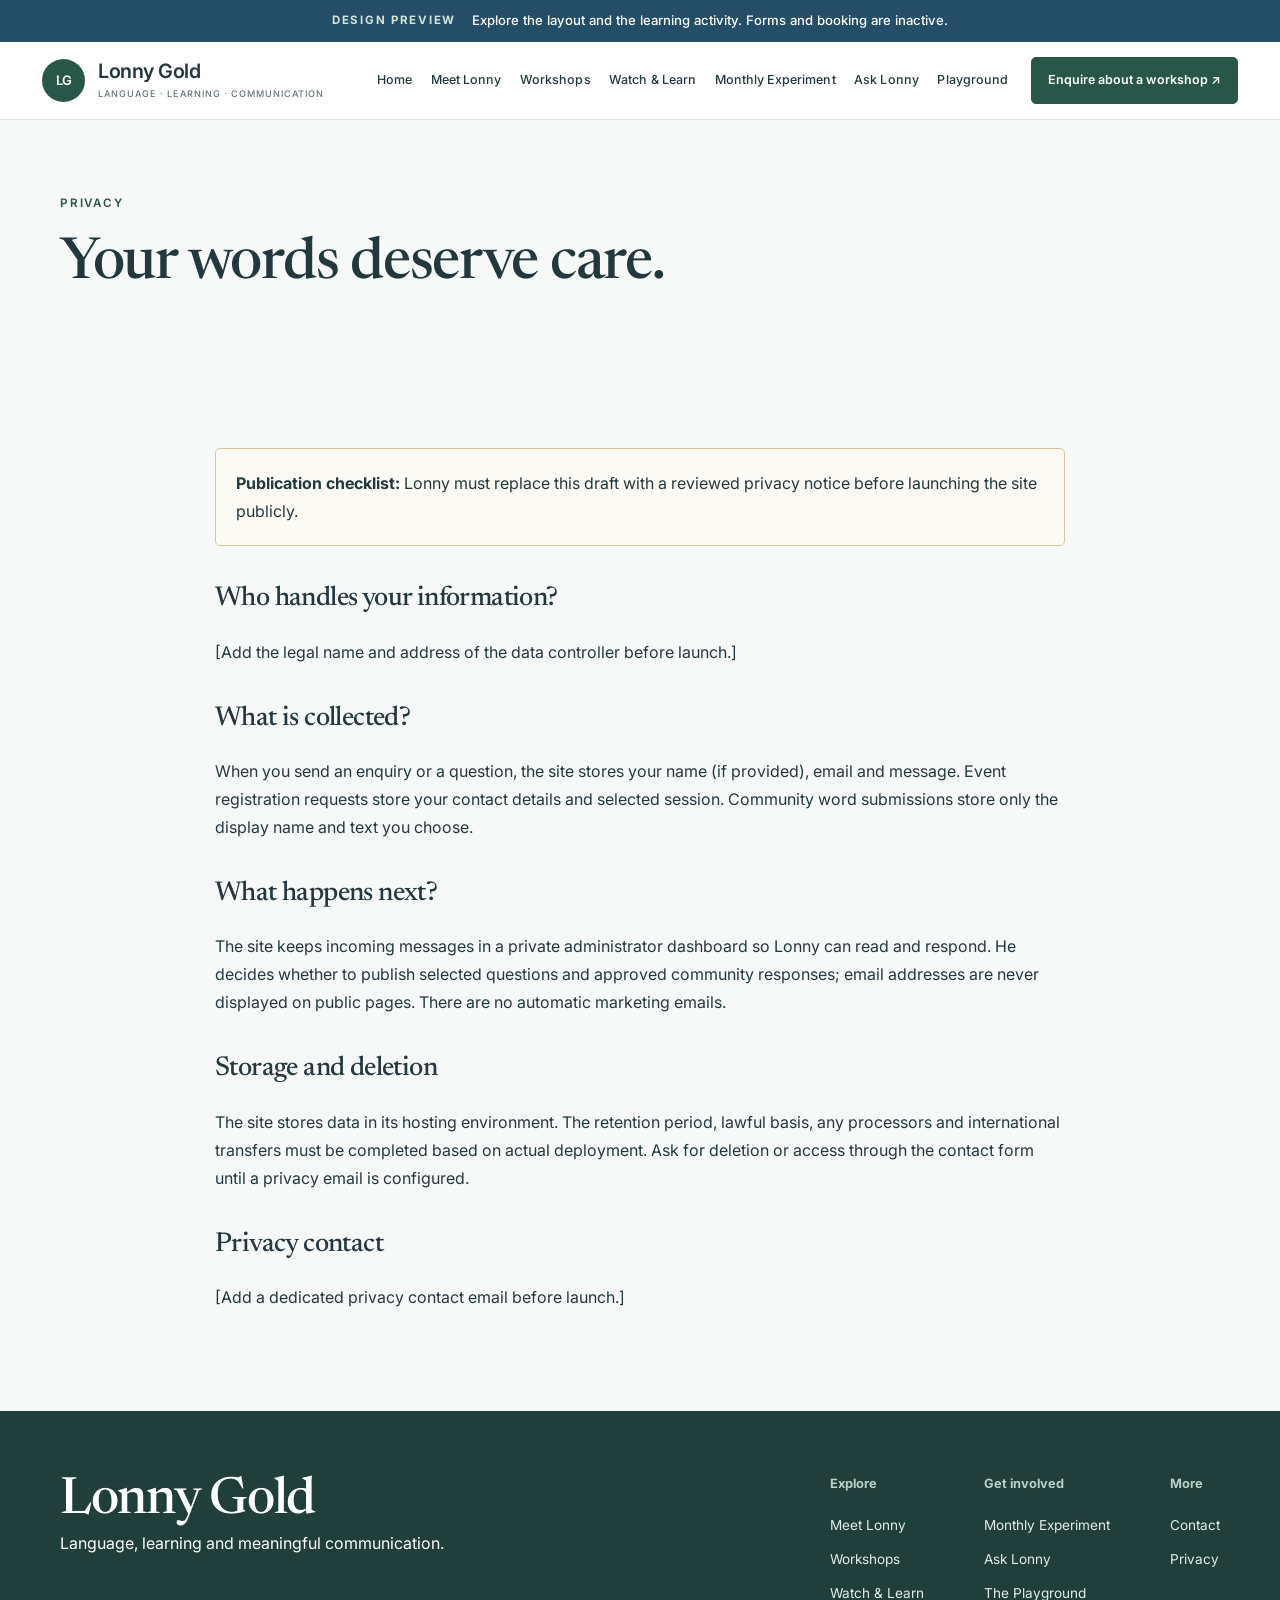
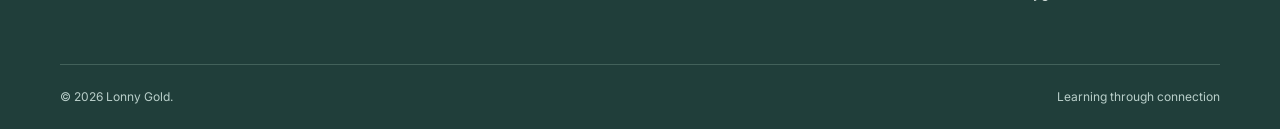
<file: docs/privacy.html>
<!DOCTYPE html>
<html lang="en"><head><meta charset="utf-8"/><meta content="width=device-width, initial-scale=1" name="viewport"/><meta content="#F7F9F8" name="theme-color"/><meta content="A nonfunctional visual preview of Lonny Gold’s redesigned learning website." name="description"/><title>Privacy notice | Lonny Gold | Language, Learning &amp; Communication</title><link href="https://fonts.googleapis.com" rel="preconnect"/><link crossorigin="" href="https://fonts.gstatic.com" rel="preconnect"/><link href="https://fonts.googleapis.com/css2?family=Inter:wght@400;500;600;700&amp;family=Newsreader:opsz,wght@6..72,400;6..72,500;6..72,600;6..72,700&amp;display=swap" rel="stylesheet"/><link href="assets/style.css" rel="stylesheet"/><link href="assets/editorial.css?v=3" rel="stylesheet"/><meta content="noindex, nofollow, noarchive" name="robots"/><link href="assets/preview.css" rel="stylesheet"/></head><body><div class="preview-bar" id="preview-banner" role="status"><strong>DESIGN PREVIEW</strong><span>Explore the layout and the learning activity. Forms and booking are inactive.</span></div>
<a class="skip" href="#main">Skip to content</a>
<header class="site-header"><div class="header-inner"><a aria-label="Lonny, homepage" class="brand" href="index.html"><span class="brand-mark">LG</span><span class="brand-text">Lonny Gold<span class="brand-small">LANGUAGE · LEARNING · COMMUNICATION</span></span></a><button aria-controls="main-nav" aria-expanded="false" aria-label="Open menu" class="menu-toggle">☰</button><nav aria-label="Main navigation" id="main-nav"><a href="index.html">Home</a><a href="about.html">Meet Lonny</a><a href="workshops.html">Workshops</a><a href="watch.html">Watch &amp; Learn</a><a href="experiment.html">Monthly Experiment</a><a href="ask.html">Ask Lonny</a><a href="playground.html">Playground</a><a class="nav-cta" href="contact.html">Enquire about a workshop <span aria-hidden="true">↗</span></a></nav></div></header>
<main id="main">
<div class="pagehero container"><p class="eyebrow">PRIVACY</p><h1>Your words deserve care.</h1></div><section class="section container privacy-copy"><p class="warning"><strong>Publication checklist:</strong> Lonny must replace this draft with a reviewed privacy notice before launching the site publicly.</p><h2>Who handles your information?</h2><p>[Add the legal name and address of the data controller before launch.]</p><h2>What is collected?</h2><p>When you send an enquiry or a question, the site stores your name (if provided), email and message. Event registration requests store your contact details and selected session. Community word submissions store only the display name and text you choose.</p><h2>What happens next?</h2><p>The site keeps incoming messages in a private administrator dashboard so Lonny can read and respond. He decides whether to publish selected questions and approved community responses; email addresses are never displayed on public pages. There are no automatic marketing emails.</p><h2>Storage and deletion</h2><p>The site stores data in its hosting environment. The retention period, lawful basis, any processors and international transfers must be completed based on actual deployment. Ask for deletion or access through the contact form until a privacy email is configured.</p><h2>Privacy contact</h2><p>[Add a dedicated privacy contact email before launch.]</p></section>
</main><footer class="site-footer"><div class="container footer-top"><div><a class="footer-logo" href="index.html">Lonny Gold</a><p>Language, learning and meaningful communication.</p></div><div class="footer-links"><div><strong>Explore</strong><a href="about.html">Meet Lonny</a><a href="workshops.html">Workshops</a><a href="watch.html">Watch &amp; Learn</a></div><div><strong>Get involved</strong><a href="experiment.html">Monthly Experiment</a><a href="ask.html">Ask Lonny</a><a href="playground.html">The Playground</a></div><div><strong>More</strong><a href="contact.html">Contact</a><a href="privacy.html">Privacy</a></div></div></div><div class="container footer-bottom"><span>© 2026 Lonny Gold.</span><span>Learning through connection</span></div></footer><script src="assets/site.js"></script></body></html>
</file>
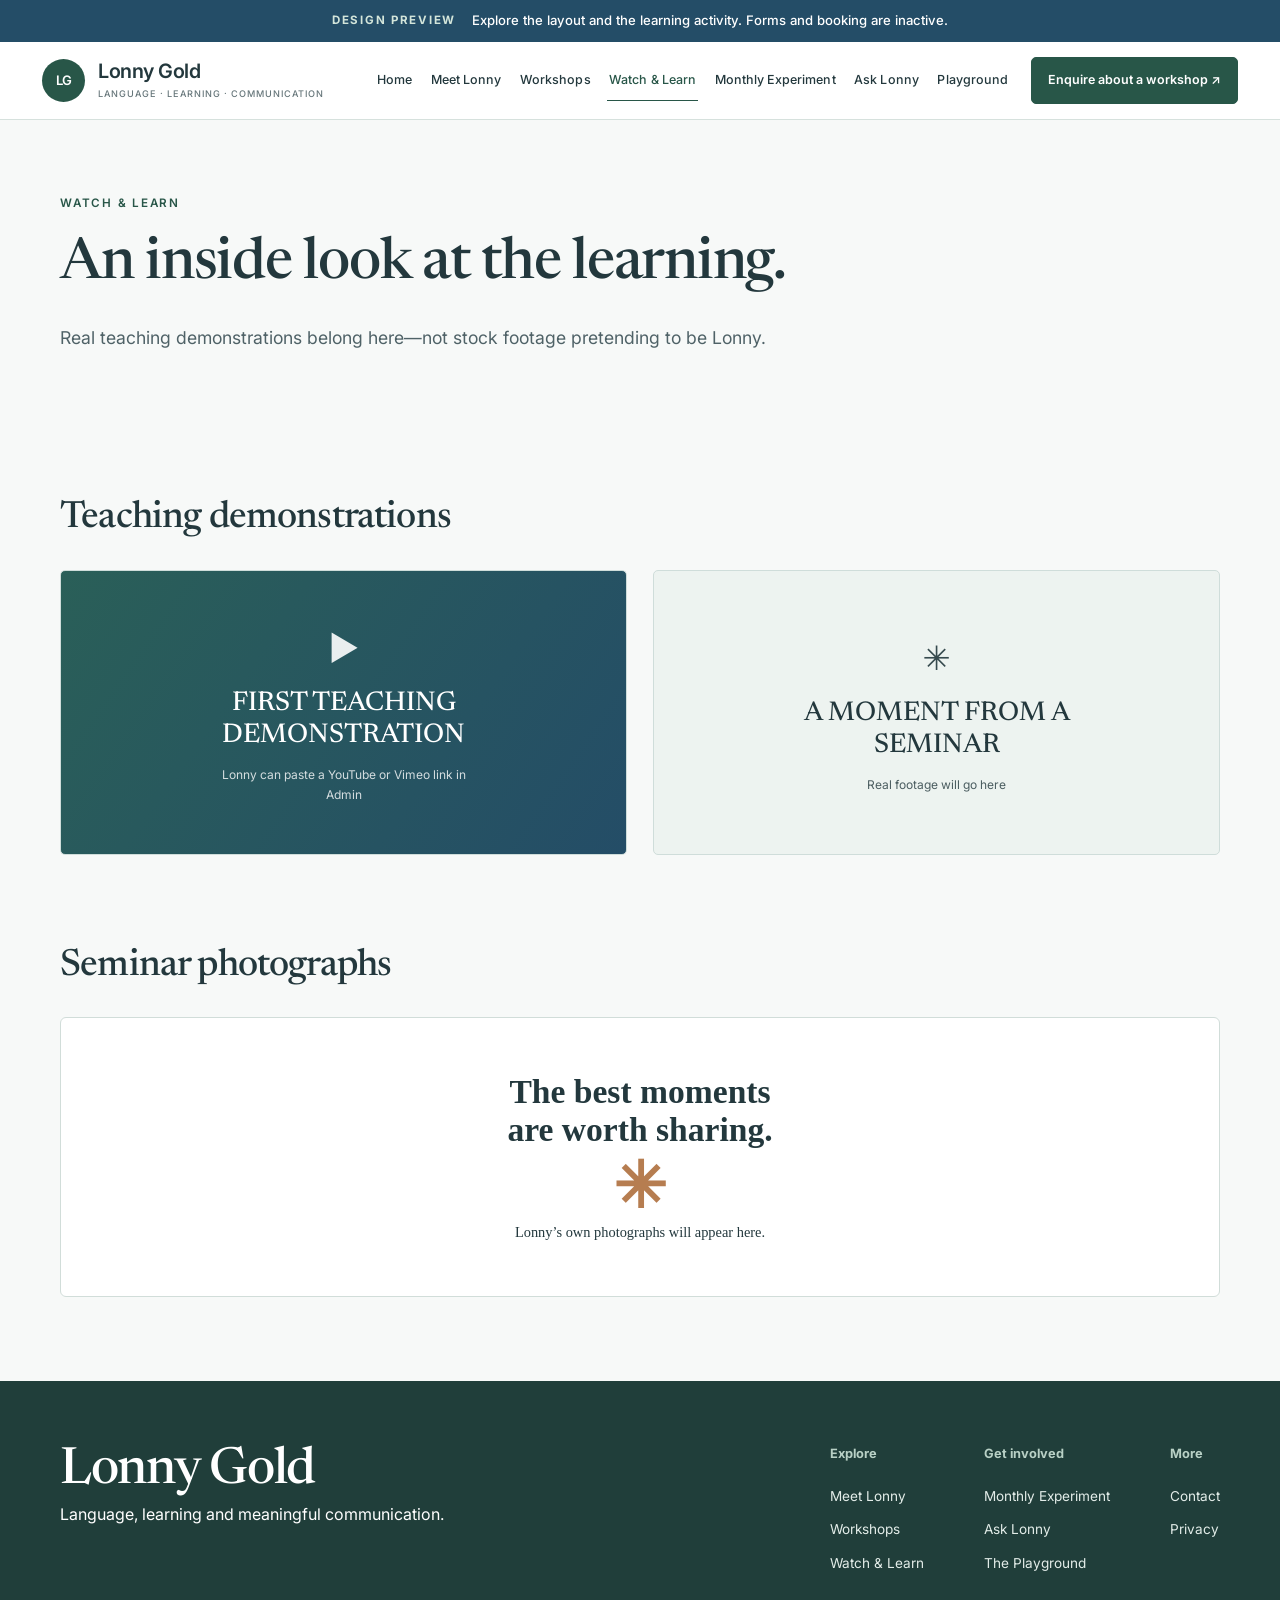
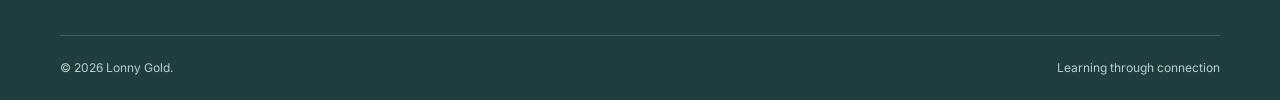
<file: docs/watch.html>
<!DOCTYPE html>
<html lang="en"><head><meta charset="utf-8"/><meta content="width=device-width, initial-scale=1" name="viewport"/><meta content="#F7F9F8" name="theme-color"/><meta content="A nonfunctional visual preview of Lonny Gold’s redesigned learning website." name="description"/><title>Watch &amp; Learn | Lonny Gold | Language, Learning &amp; Communication</title><link href="https://fonts.googleapis.com" rel="preconnect"/><link crossorigin="" href="https://fonts.gstatic.com" rel="preconnect"/><link href="https://fonts.googleapis.com/css2?family=Inter:wght@400;500;600;700&amp;family=Newsreader:opsz,wght@6..72,400;6..72,500;6..72,600;6..72,700&amp;display=swap" rel="stylesheet"/><link href="assets/style.css" rel="stylesheet"/><link href="assets/editorial.css?v=3" rel="stylesheet"/><meta content="noindex, nofollow, noarchive" name="robots"/><link href="assets/preview.css" rel="stylesheet"/></head><body><div class="preview-bar" id="preview-banner" role="status"><strong>DESIGN PREVIEW</strong><span>Explore the layout and the learning activity. Forms and booking are inactive.</span></div>
<a class="skip" href="#main">Skip to content</a>
<header class="site-header"><div class="header-inner"><a aria-label="Lonny, homepage" class="brand" href="index.html"><span class="brand-mark">LG</span><span class="brand-text">Lonny Gold<span class="brand-small">LANGUAGE · LEARNING · COMMUNICATION</span></span></a><button aria-controls="main-nav" aria-expanded="false" aria-label="Open menu" class="menu-toggle">☰</button><nav aria-label="Main navigation" id="main-nav"><a href="index.html">Home</a><a href="about.html">Meet Lonny</a><a href="workshops.html">Workshops</a><a aria-current="page" href="watch.html">Watch &amp; Learn</a><a href="experiment.html">Monthly Experiment</a><a href="ask.html">Ask Lonny</a><a href="playground.html">Playground</a><a class="nav-cta" href="contact.html">Enquire about a workshop <span aria-hidden="true">↗</span></a></nav></div></header>
<main id="main">
<div class="pagehero container"><p class="eyebrow">WATCH &amp; LEARN</p><h1>An inside look at the learning.</h1><p class="lede">Real teaching demonstrations belong here—not stock footage pretending to be Lonny.</p></div><section class="section container"><h2 class="subhead">Teaching demonstrations</h2><div class="media-grid"><div class="media-placeholder"><span class="play-symbol">▶</span><p>FIRST TEACHING DEMONSTRATION</p><small>Lonny can paste a YouTube or Vimeo link in Admin</small></div><div class="media-placeholder gold"><span class="play-symbol">✳</span><p>A MOMENT FROM A SEMINAR</p><small>Real footage will go here</small></div></div><h2 class="subhead gallery-title">Seminar photographs</h2><div class="photo-grid"><div class="photo-placeholder">The best moments<br/>are worth sharing. <span>✳</span><small>Lonny’s own photographs will appear here.</small></div></div></section>
</main><footer class="site-footer"><div class="container footer-top"><div><a class="footer-logo" href="index.html">Lonny Gold</a><p>Language, learning and meaningful communication.</p></div><div class="footer-links"><div><strong>Explore</strong><a href="about.html">Meet Lonny</a><a href="workshops.html">Workshops</a><a href="watch.html">Watch &amp; Learn</a></div><div><strong>Get involved</strong><a href="experiment.html">Monthly Experiment</a><a href="ask.html">Ask Lonny</a><a href="playground.html">The Playground</a></div><div><strong>More</strong><a href="contact.html">Contact</a><a href="privacy.html">Privacy</a></div></div></div><div class="container footer-bottom"><span>© 2026 Lonny Gold.</span><span>Learning through connection</span></div></footer><script src="assets/site.js"></script></body></html>
</file>
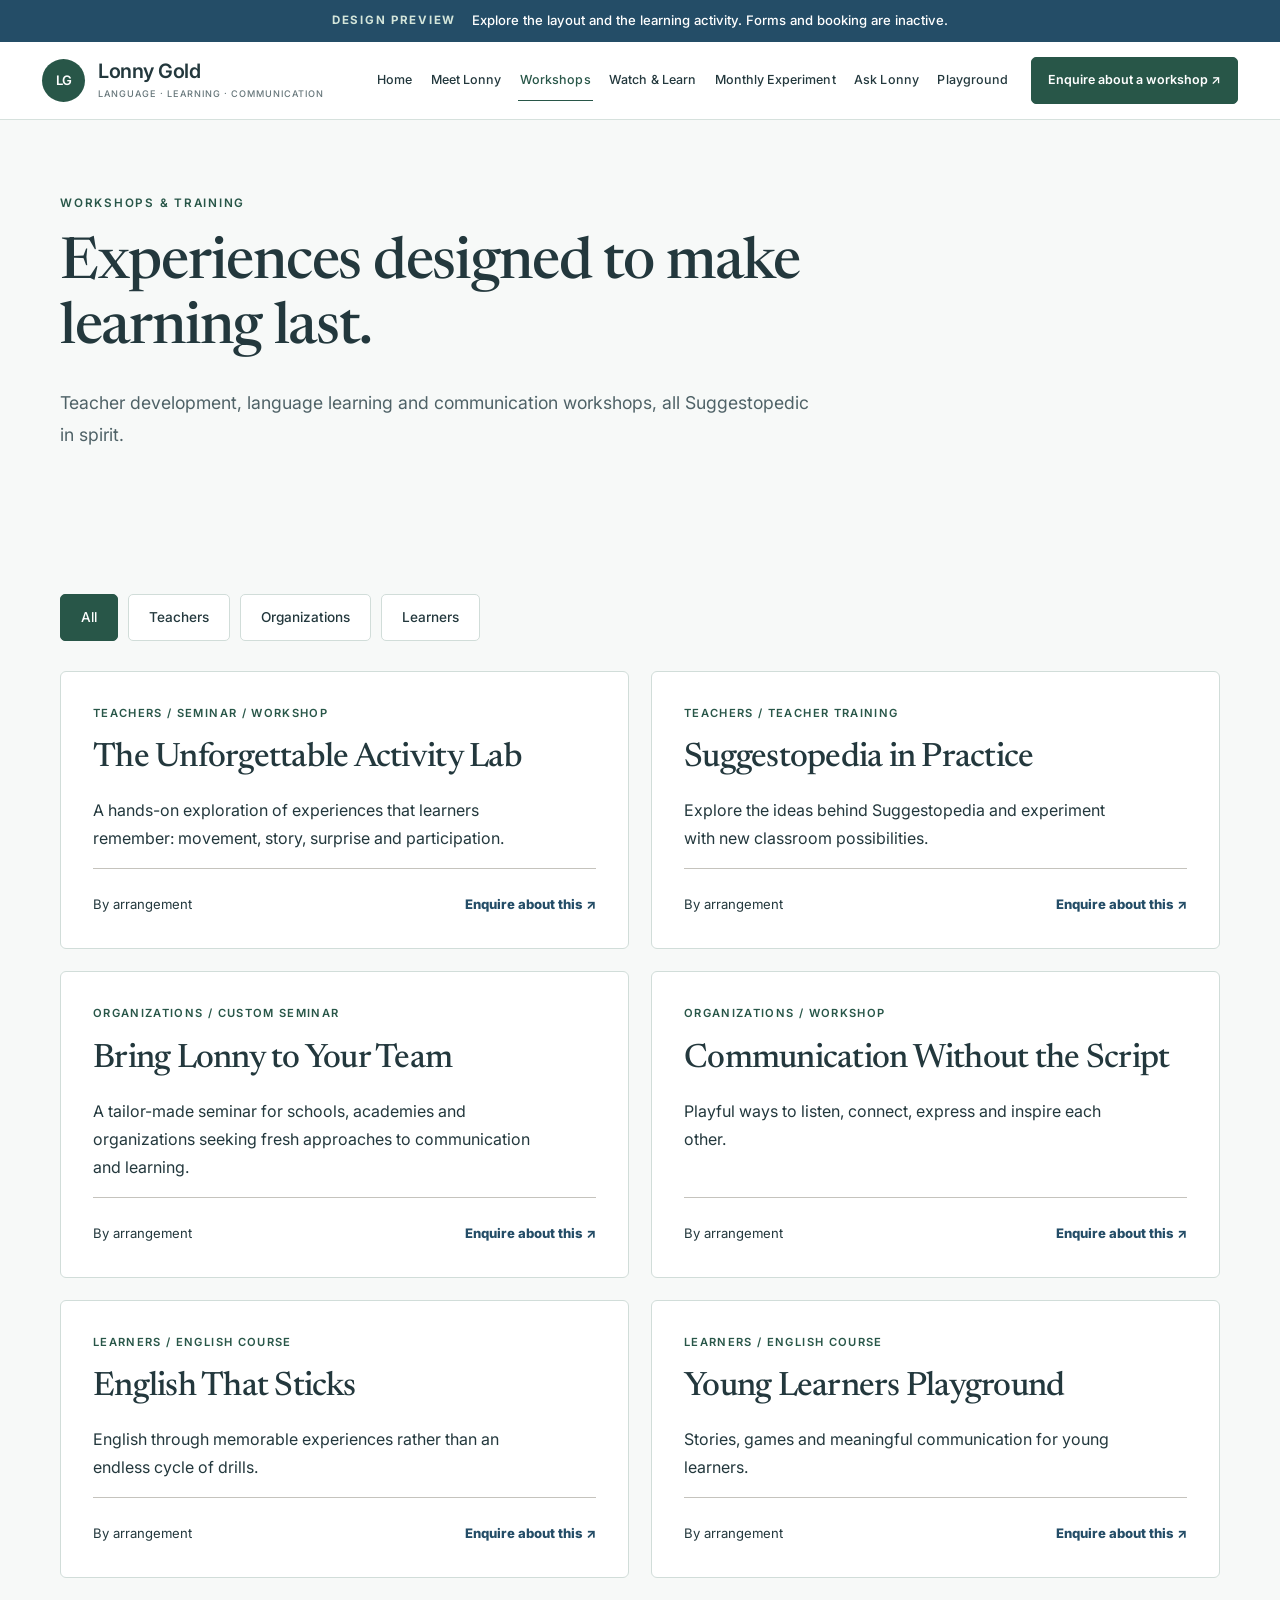
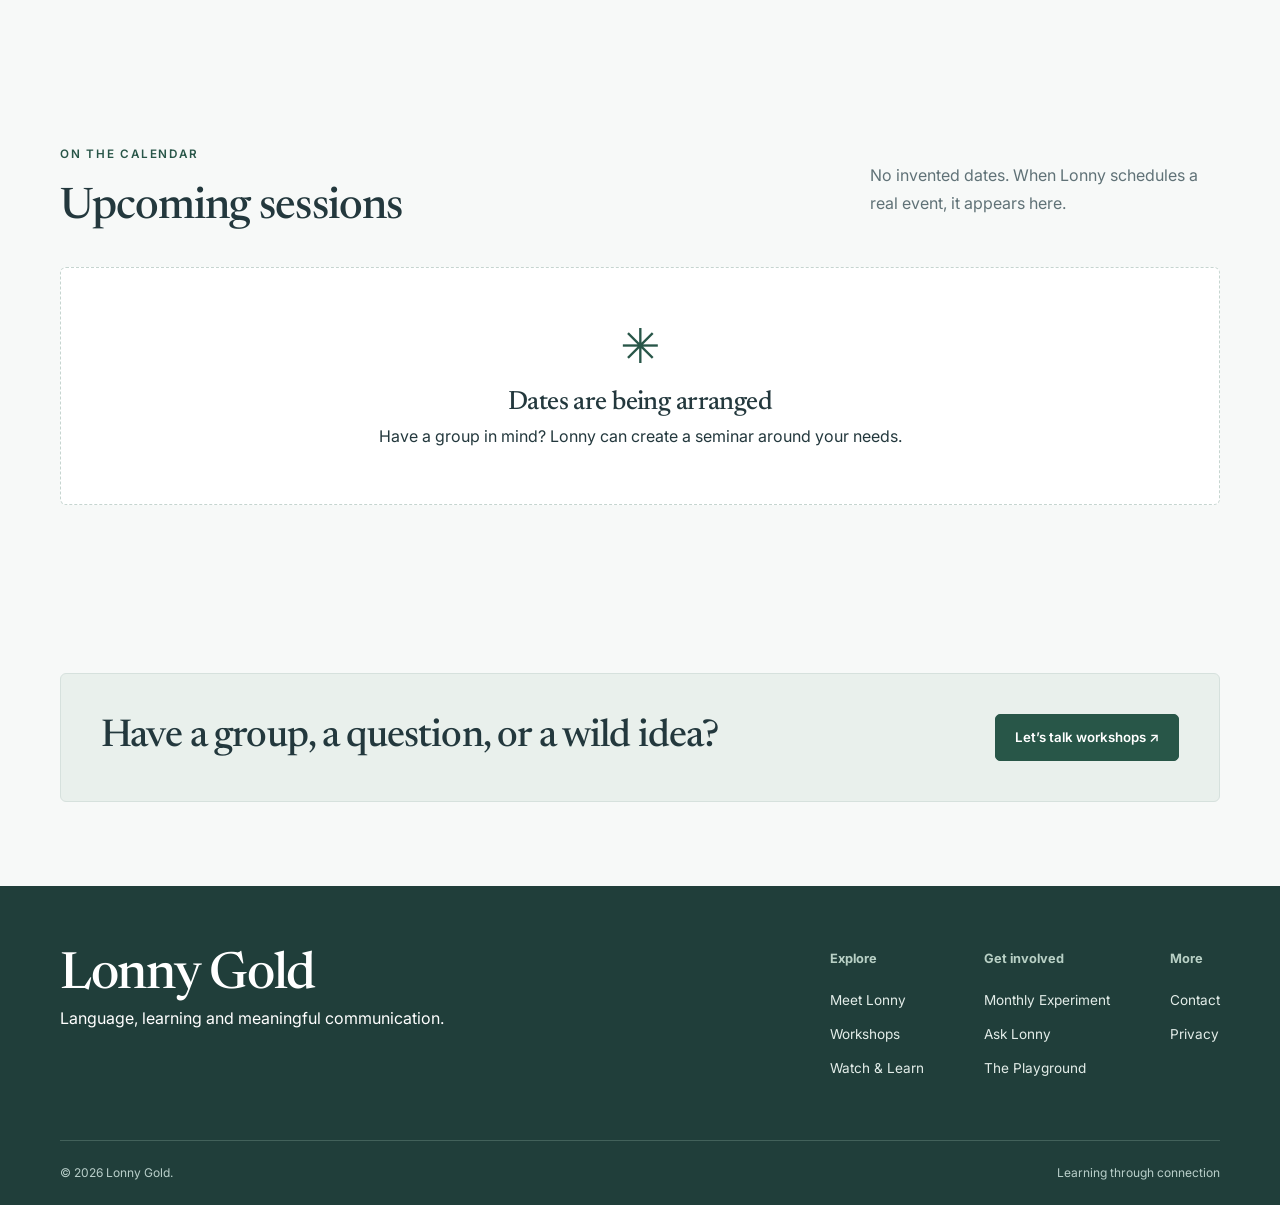
<file: docs/workshops.html>
<!DOCTYPE html>
<html lang="en"><head><meta charset="utf-8"/><meta content="width=device-width, initial-scale=1" name="viewport"/><meta content="#F7F9F8" name="theme-color"/><meta content="A nonfunctional visual preview of Lonny Gold’s redesigned learning website." name="description"/><title>Workshops and seminars | Lonny Gold | Language, Learning &amp; Communication</title><link href="https://fonts.googleapis.com" rel="preconnect"/><link crossorigin="" href="https://fonts.gstatic.com" rel="preconnect"/><link href="https://fonts.googleapis.com/css2?family=Inter:wght@400;500;600;700&amp;family=Newsreader:opsz,wght@6..72,400;6..72,500;6..72,600;6..72,700&amp;display=swap" rel="stylesheet"/><link href="assets/style.css" rel="stylesheet"/><link href="assets/editorial.css?v=3" rel="stylesheet"/><meta content="noindex, nofollow, noarchive" name="robots"/><link href="assets/preview.css" rel="stylesheet"/></head><body><div class="preview-bar" id="preview-banner" role="status"><strong>DESIGN PREVIEW</strong><span>Explore the layout and the learning activity. Forms and booking are inactive.</span></div>
<a class="skip" href="#main">Skip to content</a>
<header class="site-header"><div class="header-inner"><a aria-label="Lonny, homepage" class="brand" href="index.html"><span class="brand-mark">LG</span><span class="brand-text">Lonny Gold<span class="brand-small">LANGUAGE · LEARNING · COMMUNICATION</span></span></a><button aria-controls="main-nav" aria-expanded="false" aria-label="Open menu" class="menu-toggle">☰</button><nav aria-label="Main navigation" id="main-nav"><a href="index.html">Home</a><a href="about.html">Meet Lonny</a><a aria-current="page" href="workshops.html">Workshops</a><a href="watch.html">Watch &amp; Learn</a><a href="experiment.html">Monthly Experiment</a><a href="ask.html">Ask Lonny</a><a href="playground.html">Playground</a><a class="nav-cta" href="contact.html">Enquire about a workshop <span aria-hidden="true">↗</span></a></nav></div></header>
<main id="main">
<div class="pagehero container"><p class="eyebrow">WORKSHOPS &amp; TRAINING</p><h1>Experiences designed to make learning last.</h1><p class="lede">Teacher development, language learning and communication workshops, all Suggestopedic in spirit.</p></div><section class="section container"><div aria-label="Filter workshops" class="filter-tabs" role="navigation"><a class="active" href="workshops.html">All</a><a class="" href="workshops.html">Teachers</a><a class="" href="workshops.html">Organizations</a><a class="" href="workshops.html">Learners</a></div><div class="workshop-grid"><article class="workshop-card"><span class="small-tag">Teachers / Seminar / workshop</span><h3>The Unforgettable Activity Lab</h3><p>A hands-on exploration of experiences that learners remember: movement, story, surprise and participation.</p><div class="card-bottom"><span>By arrangement</span><a href="contact.html">Enquire about this ↗</a></div></article><article class="workshop-card"><span class="small-tag">Teachers / Teacher training</span><h3>Suggestopedia in Practice</h3><p>Explore the ideas behind Suggestopedia and experiment with new classroom possibilities.</p><div class="card-bottom"><span>By arrangement</span><a href="contact.html">Enquire about this ↗</a></div></article><article class="workshop-card"><span class="small-tag">Organizations / Custom seminar</span><h3>Bring Lonny to Your Team</h3><p>A tailor-made seminar for schools, academies and organizations seeking fresh approaches to communication and learning.</p><div class="card-bottom"><span>By arrangement</span><a href="contact.html">Enquire about this ↗</a></div></article><article class="workshop-card"><span class="small-tag">Organizations / Workshop</span><h3>Communication Without the Script</h3><p>Playful ways to listen, connect, express and inspire each other.</p><div class="card-bottom"><span>By arrangement</span><a href="contact.html">Enquire about this ↗</a></div></article><article class="workshop-card"><span class="small-tag">Learners / English course</span><h3>English That Sticks</h3><p>English through memorable experiences rather than an endless cycle of drills.</p><div class="card-bottom"><span>By arrangement</span><a href="contact.html">Enquire about this ↗</a></div></article><article class="workshop-card"><span class="small-tag">Learners / English course</span><h3>Young Learners Playground</h3><p>Stories, games and meaningful communication for young learners.</p><div class="card-bottom"><span>By arrangement</span><a href="contact.html">Enquire about this ↗</a></div></article></div></section>
<section class="section container"><div class="section-head"><div><p class="eyebrow">ON THE CALENDAR</p><h2>Upcoming sessions</h2></div><p>No invented dates. When Lonny schedules a real event, it appears here.</p></div><div class="session-list"><div class="empty-state"><span class="scribble">✳</span><h3>Dates are being arranged</h3><p>Have a group in mind? Lonny can create a seminar around your needs.</p></div></div></section>
<section class="section container"><div class="cta-strip"><h2>Have a group, a question, or a wild idea?</h2><a class="btn btn-dark" href="contact.html">Let’s talk workshops ↗</a></div></section>
</main><footer class="site-footer"><div class="container footer-top"><div><a class="footer-logo" href="index.html">Lonny Gold</a><p>Language, learning and meaningful communication.</p></div><div class="footer-links"><div><strong>Explore</strong><a href="about.html">Meet Lonny</a><a href="workshops.html">Workshops</a><a href="watch.html">Watch &amp; Learn</a></div><div><strong>Get involved</strong><a href="experiment.html">Monthly Experiment</a><a href="ask.html">Ask Lonny</a><a href="playground.html">The Playground</a></div><div><strong>More</strong><a href="contact.html">Contact</a><a href="privacy.html">Privacy</a></div></div></div><div class="container footer-bottom"><span>© 2026 Lonny Gold.</span><span>Learning through connection</span></div></footer><script src="assets/site.js"></script></body></html>
</file>
<file: docs/assets/style.css>
:root{--cream:#F7EED9;--ink:#161B31;--blue:#214AE8;--yellow:#F6B93B;--tomato:#ED7056;--lime:#CBE9AC;--paper:#FFFCF3;--muted:#696B76;--border:2px solid var(--ink)}*{box-sizing:border-box}html{scroll-behavior:smooth}body{margin:0;background:var(--cream);color:var(--ink);font:16px/1.6 'DM Sans',system-ui,sans-serif}a{color:inherit;text-decoration:none}button,input,textarea,select{font:inherit}button,a,input,textarea,select{outline-offset:3px}h1,h2,h3,h4,p,figure{margin-top:0}h1,h2,h3,h4{font-family:Syne,system-ui,sans-serif;line-height:1.05;letter-spacing:-.045em}h2{font-size:clamp(2.15rem,5.4vw,4.75rem);font-weight:800}h3{font-size:1.55rem}p{line-height:1.7}.container{width:min(1180px,calc(100% - 44px));margin-inline:auto}.skip{position:absolute;top:-60px;left:1rem;z-index:200;background:#fff;padding:.8rem}.skip:focus{top:0}.site-header{position:sticky;top:0;z-index:50;background:var(--cream);border-bottom:2px solid var(--ink)}.header-inner{max-width:1320px;padding:10px 24px;margin:auto;display:flex;align-items:center;justify-content:space-between;gap:20px}.brand{display:flex;align-items:center;gap:10px;flex-shrink:0}.brand-mark{font-family:Syne;font-weight:800;font-size:2rem;line-height:1;width:52px;height:52px;display:grid;place-items:center;background:var(--blue);border-radius:50%;color:#fff;transform:rotate(-11deg)}.brand-mark span{color:var(--yellow)}.brand-text{font-family:Syne;font-weight:800;font-size:1.62rem;line-height:.98}.brand-small{display:block;font:700 .58rem/1.3 'DM Sans';letter-spacing:.14em;margin-top:6px}.site-header nav{display:flex;align-items:center;gap:clamp(7px,1.2vw,20px)}.site-header nav a{font-size:.82rem;font-weight:700;white-space:nowrap;padding:12px 2px;border-bottom:3px solid transparent}.site-header nav a:hover,.site-header nav a[aria-current]{border-bottom-color:var(--blue)}.site-header nav a.nav-cta{padding:12px 18px;background:var(--yellow);border:2px solid var(--ink);border-radius:100px;box-shadow:3px 3px 0 var(--ink);margin-left:3px}.site-header nav a.nav-cta:hover{background:var(--lime)}.menu-toggle{display:none;background:none;border:2px solid var(--ink);border-radius:10px;padding:5px 10px;font-size:1.5rem}.notice{padding:12px 22px;border-bottom:2px solid var(--ink);text-align:center;font-weight:700}.notice.success{background:#DDF2C8}.notice.error{background:#FFD6C9}.hero{overflow:hidden;border-bottom:2px solid var(--ink)}.hero-grid{display:grid;grid-template-columns:1.1fr .9fr;gap:3vw;min-height:690px;align-items:center;padding-block:64px 58px}.hero-copy{position:relative;z-index:2}.eyebrow{font-size:.71rem;font-weight:800;letter-spacing:.21em;text-transform:uppercase;margin:0 0 23px}.hero h1{font-size:clamp(3.7rem,6.7vw,7.4rem);font-weight:800;line-height:.94;letter-spacing:-.065em;margin:0 0 30px}.hero h1 em,.section h2 em,.question-banner h2 em,.manifesto h2 em{font-family:Georgia,serif;font-weight:400;font-style:italic;letter-spacing:-.05em}.hero h1 em{color:var(--blue)}.orange-dot{color:var(--tomato)}.lede{font-size:clamp(1.12rem,1.65vw,1.36rem);line-height:1.6;max-width:580px}.actions{display:flex;gap:12px;flex-wrap:wrap;margin:28px 0}.btn{display:inline-flex;gap:30px;align-items:center;justify-content:space-between;border:2px solid var(--ink);font:800 .88rem/1.2 'DM Sans';padding:17px 22px;border-radius:100px;cursor:pointer;box-shadow:4px 4px 0 var(--ink);transition:transform .16s,box-shadow .16s,background .16s}.btn:hover{transform:translate(-2px,-3px);box-shadow:6px 7px 0 var(--ink)}.btn:active{transform:translate(2px,2px);box-shadow:1px 1px 0 var(--ink)}.btn-blue{background:var(--blue);color:#fff}.btn-outline{background:var(--cream);color:var(--ink)}.btn-dark{background:var(--ink);color:#fff}.btn.small{font-size:.77rem;padding:12px 15px;gap:16px}.hero-proof{display:flex;gap:28px;margin-top:52px;flex-wrap:wrap}.hero-proof span{border-left:2px solid var(--ink);padding-left:14px}.hero-proof strong{display:block;font:800 1.09rem Syne}.hero-proof small{font-size:.72rem;color:var(--muted)}.hero-art{position:relative;height:560px;isolation:isolate}.halo{position:absolute;inset:35px -15px 20px 0;border-radius:49% 51% 56% 44%/40% 50% 50% 60%;background:var(--yellow);border:2px solid var(--ink);transform:rotate(-8deg)}.hero-art-inner{position:absolute;inset:70px 46px 54px 45px;background:var(--blue);border:4px solid var(--ink);border-radius:48% 52% 45% 55%/55% 52% 48% 45%;display:flex;flex-direction:column;align-items:center;justify-content:center;overflow:hidden;transform:rotate(4deg);box-shadow:12px 13px 0 var(--ink)}.photo-stage{font:800 clamp(2.8rem,5.1vw,5.1rem)/.97 Syne;color:#fff;letter-spacing:-.07em;text-align:center;transform:rotate(-6deg);position:relative}.stage-star{color:var(--yellow);display:block;font-size:7rem;line-height:.8;margin-top:10px}.placeholder-label{position:absolute;bottom:16px;font-size:.65rem;letter-spacing:.14em;text-transform:uppercase;color:#fff;opacity:.85}.hero-photo{width:100%;height:100%;object-fit:cover;transform:rotate(-4deg) scale(1.2)}.tilted-note{position:absolute;top:33px;right:-15px;padding:17px 20px;background:var(--lime);border:2px solid var(--ink);border-radius:10px;font:800 1rem/1.2 Syne;transform:rotate(12deg);box-shadow:5px 5px 0 var(--ink);z-index:2}.art-arrow{position:absolute;bottom:8px;left:0;font-size:5rem;color:var(--blue);transform:rotate(-20deg)}.ticker{background:var(--blue);color:#fff;overflow:hidden;border-bottom:2px solid var(--ink);white-space:nowrap;padding:15px 0;font:800 1rem Syne;letter-spacing:.1em}.ticker div{width:max-content;animation:marquee 34s linear infinite}@keyframes marquee{to{transform:translateX(-35%)}}.section{padding-block:100px}.section-head{display:flex;align-items:end;justify-content:space-between;gap:45px;margin-bottom:36px}.section-head h2{margin:0}.section-head>p{max-width:300px;font-size:1.1rem}.door-grid{display:grid;grid-template-columns:repeat(3,1fr);gap:20px}.door{min-height:366px;border:2px solid var(--ink);border-radius:26px;padding:28px;display:flex;flex-direction:column;box-shadow:5px 5px 0 var(--ink);transition:transform .2s,box-shadow .2s}.door:hover{transform:translateY(-7px) rotate(-1deg);box-shadow:8px 12px 0 var(--ink)}.door-gold{background:var(--yellow)}.door-blue{background:var(--blue);color:#fff}.door-green{background:var(--lime)}.door-icon{font-size:3.8rem;line-height:1;margin-bottom:auto}.door p{font-size:.72rem;letter-spacing:.15em;font-weight:800;margin:25px 0 10px}.door h3{font-size:clamp(1.65rem,2.7vw,2.4rem);margin-bottom:24px}.door>span:last-child{font-weight:800;font-size:.83rem;text-decoration:underline;text-underline-offset:5px}.manifesto{background:var(--lime);border-top:2px solid var(--ink);border-bottom:2px solid var(--ink)}.manifesto-grid{display:grid;grid-template-columns:.65fr 1fr;gap:8%;align-items:center;padding-block:90px}.big-doodle{font:800 22rem/.8 Georgia,serif;transform:rotate(-13deg);color:var(--blue);position:relative;text-align:center}.big-doodle span{font:800 9rem Syne;color:var(--tomato);position:absolute;left:43%;top:31%;transform:rotate(24deg)}.manifesto-grid h2{font-size:clamp(2.6rem,5.5vw,5.5rem)}.manifesto-grid p{font-size:1.22rem;max-width:650px}.text-link{display:inline-flex;gap:15px;align-items:center;font-weight:800;font-size:1.03rem;border-bottom:2px solid var(--ink);padding-bottom:7px}.text-link:hover{color:var(--blue)}.feature-experiment{display:grid;grid-template-columns:1fr 1.2fr;border:2px solid var(--ink);border-radius:28px;overflow:hidden;box-shadow:7px 7px 0 var(--ink)}.shape-doodle{background:var(--yellow);display:grid;place-items:center;border-right:2px solid var(--ink);padding:26px}.shape-doodle svg{width:100%;max-width:390px}.feature-experiment>div:last-child{padding:52px;align-self:center}.feature-experiment h3{font-size:clamp(2.2rem,4vw,3.5rem)}.feature-experiment p{font-size:1.15rem}.videos-teaser{background:#E7EAFB;border-top:2px solid var(--ink);border-bottom:2px solid var(--ink)}.video-teaser-grid{display:grid;grid-template-columns:1.3fr .7fr;gap:24px}.media-placeholder{background:var(--blue);color:#fff;border:2px solid var(--ink);border-radius:24px;min-height:310px;display:flex;flex-direction:column;justify-content:center;align-items:center;text-align:center;padding:30px;box-shadow:5px 5px 0 var(--ink)}.media-placeholder.gold{background:var(--yellow);color:var(--ink)}.media-placeholder>p{font:800 1.6rem Syne;letter-spacing:-.03em;max-width:350px;margin:12px 0}.media-placeholder small{opacity:.8}.play-symbol{font-size:4rem}.video-side{padding:26px;display:flex;flex-direction:column;justify-content:center}.video-side>span{font-size:3rem;color:var(--tomato)}.video-side h3{font-size:2rem}.question-banner{background:var(--yellow);border:2px solid var(--ink);border-radius:28px;box-shadow:8px 8px 0 var(--ink);padding:60px 70px;position:relative;overflow:hidden;display:flex;align-items:center}.question-banner>div:first-child{position:relative;z-index:1;max-width:700px}.question-banner h2{font-size:clamp(2.9rem,5vw,5rem)}.question-mark{font:800 22rem/.9 Syne;color:var(--blue);position:absolute;right:7%;top:5%;transform:rotate(-15deg)}.pagehero{padding:85px 0 50px}.pagehero h1{font-size:clamp(3rem,7vw,6.6rem);max-width:1020px;margin-bottom:25px}.pagehero .lede{max-width:760px}.about-grid{display:grid;grid-template-columns:.85fr 1.15fr;gap:8%;align-items:center}.about-art{background:var(--blue);color:#fff;min-height:500px;border:3px solid var(--ink);box-shadow:10px 10px 0 var(--ink);border-radius:30% 35% 27% 36%;transform:rotate(-4deg);display:grid;place-content:center;text-align:center;position:relative}.about-art>span{font:800 clamp(2rem,4.3vw,4rem)/1 Syne}.about-art .art-star{display:block;font-size:8rem;color:var(--yellow)}.about-art small{position:absolute;bottom:25px;left:20px;right:20px;font-size:.7rem}.bio-copy h2{font-size:clamp(2.1rem,4vw,3.5rem)}.bio-copy>p{font-size:1.17rem;line-height:1.85}.fact-chips{display:flex;flex-wrap:wrap;gap:10px}.fact-chips span{border:2px solid var(--ink);padding:8px 13px;border-radius:30px;background:var(--paper);font-size:.75rem;font-weight:700}.philosophy{display:grid;grid-template-columns:.8fr 1fr;gap:10%;padding-block:84px}.philosophy p{font-size:1.17rem}.filter-tabs{display:flex;flex-wrap:wrap;gap:10px;margin-bottom:30px}.filter-tabs a{border:2px solid var(--ink);border-radius:50px;padding:11px 20px;font-weight:800;font-size:.85rem}.filter-tabs a.active,.filter-tabs a:hover{background:var(--blue);color:#fff}.workshop-grid{display:grid;grid-template-columns:repeat(2,1fr);gap:22px}.workshop-card{background:var(--paper);border:2px solid var(--ink);border-radius:24px;box-shadow:5px 5px 0 var(--ink);padding:32px;display:flex;flex-direction:column}.small-tag{font-size:.7rem;font-weight:800;letter-spacing:.12em;text-transform:uppercase;color:var(--blue)}.workshop-card h3{font-size:2.1rem;margin:18px 0}.workshop-card>p{max-width:450px}.card-bottom{display:flex;justify-content:space-between;gap:16px;align-items:center;border-top:1px solid #c5c3bd;margin-top:auto;padding-top:25px;font-size:.82rem}.card-bottom a{color:var(--blue);font-weight:800}.session-list{display:grid;gap:12px}.session-row{background:var(--paper);border:2px solid var(--ink);padding:22px;border-radius:15px;display:flex;gap:20px;align-items:center;justify-content:space-between}.session-row strong,.session-row small{display:block}.session-row small{color:var(--muted);margin-top:4px}.cta-strip{background:var(--lime);border:2px solid var(--ink);border-radius:24px;padding:40px;display:flex;align-items:center;gap:30px;justify-content:space-between}.cta-strip h2{font-size:2.4rem;margin:0}.subhead{font-size:2.35rem;margin-bottom:30px}.media-grid{display:grid;grid-template-columns:repeat(2,1fr);gap:26px}.video-card{background:var(--paper);border:2px solid var(--ink);border-radius:24px;overflow:hidden;box-shadow:5px 5px 0 var(--ink)}.video-card .media-placeholder{border:0;border-radius:0;box-shadow:none}.video-frame{aspect-ratio:16/9;background:var(--ink)}.video-frame iframe{width:100%;height:100%;border:0}.media-caption{padding:24px}.media-caption p{color:var(--muted)}.gallery-title{margin-top:90px}.photo-grid{display:grid;grid-template-columns:repeat(3,1fr);gap:18px}.photo-grid figure{background:var(--paper);border:2px solid var(--ink);border-radius:18px;overflow:hidden}.photo-grid figure img{width:100%;aspect-ratio:4/3;object-fit:cover;display:block}.photo-grid figcaption{padding:12px 15px;font-size:.85rem}.photo-placeholder{grid-column:1/-1;min-height:280px;border:2px dashed var(--ink);border-radius:22px;display:flex;flex-direction:column;align-items:center;justify-content:center;text-align:center;font:800 2.1rem Syne}.photo-placeholder span{font-size:4rem;color:var(--tomato)}.photo-placeholder small{font:400 .9rem 'DM Sans'}.experiment-shell{border:3px solid var(--ink);border-radius:26px;background:var(--paper);overflow:hidden;box-shadow:8px 8px 0 var(--ink);max-width:900px;margin:auto}.experiment-intro{background:var(--yellow);padding:36px 46px;border-bottom:2px solid var(--ink)}.experiment-intro h2{font-size:2.6rem;margin:0 0 12px}.experiment-intro p{margin:0}.experiment-app{padding:38px 45px;min-height:380px}.step-label{font-size:.72rem;letter-spacing:.14em;font-weight:800;color:var(--blue)}.experiment-step h3{font-size:clamp(1.5rem,3vw,2.25rem)}.shapes{display:grid;grid-template-columns:1fr 1fr;gap:20px}.shape-btn{border:2px solid var(--ink);border-radius:18px;background:var(--cream);padding:10px;cursor:pointer;display:grid;justify-items:center;transition:transform .16s,box-shadow .16s}.shape-btn:hover{transform:translateY(-5px);box-shadow:5px 5px 0 var(--ink)}.shape-btn svg{width:160px;max-width:100%;height:145px}.shape-btn span{font-weight:800}.experiment-foot{padding:18px 40px;border-top:2px solid var(--ink);display:flex;justify-content:space-between;align-items:center;font-size:.85rem}.little-star{font-size:2.4rem;color:var(--tomato)}.result-box{background:var(--lime);border:2px solid var(--ink);padding:23px;border-radius:16px}.experiment-next{margin-top:20px}.explain-card{max-width:880px;margin:auto}.explain-card h2{font-size:2.8rem}.two-col{display:grid;grid-template-columns:1.3fr .7fr;gap:40px}.form-card{background:var(--paper);border:2px solid var(--ink);border-radius:24px;padding:40px;box-shadow:6px 6px 0 var(--ink)}.form-card h2{font-size:2.5rem}.form-card p{font-size:1rem;color:#4E5062}.form-card form{display:grid;gap:18px}.form-card form .btn{justify-self:start}.two-fields{display:grid;grid-template-columns:1fr 1fr;gap:17px}label{display:grid;font-size:.88rem;font-weight:700;gap:6px}input:not([type=checkbox]):not([type=hidden]),textarea,select{width:100%;border:2px solid var(--ink);border-radius:12px;background:#fff;padding:13px 14px;color:var(--ink)}textarea{resize:vertical}label.consent{display:flex;align-items:flex-start;gap:10px;font-weight:400;font-size:.8rem;line-height:1.5}.consent input{margin-top:3px;accent-color:var(--blue);width:17px;height:17px;flex:0 0 17px}.consent a{text-decoration:underline;text-underline-offset:2px;color:var(--blue)}.honey{position:absolute;left:-9999px;width:1px;height:1px;overflow:hidden}.side-note{border:2px solid var(--ink);border-radius:24px;padding:32px;align-self:start;background:var(--lime);transform:rotate(2deg);box-shadow:4px 4px 0 var(--ink)}.side-note span{font:800 7rem/.9 Syne;color:var(--blue)}.side-note h3{font-size:2.15rem}.qa-list{display:grid;gap:18px}.qa-card{background:var(--paper);border:2px solid var(--ink);border-radius:20px;padding:32px;max-width:820px}.qa-card h3{font-size:1.9rem}.qa-card>p:last-child{white-space:normal}.community-grid{display:grid;grid-template-columns:1.2fr .8fr;gap:42px;align-items:start}.response-grid{display:grid;grid-template-columns:repeat(2,1fr);gap:20px}.response-note{background:var(--yellow);border:2px solid var(--ink);border-radius:22px;padding:25px;box-shadow:5px 5px 0 var(--ink)}.response-note:nth-child(even){background:var(--lime);transform:rotate(1deg)}.response-note>span{font-size:2rem;color:var(--blue)}.response-note p{font:700 1.2rem/1.5 Syne}.response-note small{font-size:.8rem}.wall-form{position:sticky;top:105px;background:var(--blue);border:2px solid var(--ink);border-radius:25px;padding:32px;color:#fff;box-shadow:6px 6px 0 var(--ink)}.wall-form h3{font-size:2.4rem}.wall-form form{display:grid;gap:18px}.wall-form .btn{background:var(--yellow);color:var(--ink)}.wall-form label.consent a{color:#fff}.micro{font-size:.78rem;color:var(--muted)}.wall-form .micro{color:#d8e0ff}.empty-state{border:2px dashed var(--ink);border-radius:24px;padding:38px;text-align:center;background:var(--paper);grid-column:1/-1}.empty-state .scribble{font-size:3rem;color:var(--tomato)}.empty-state h3{margin:3px 0}.narrow{max-width:650px}.privacy-copy{max-width:850px}.privacy-copy h2{font-size:1.7rem;margin-top:38px}.privacy-copy .warning{background:#FFF0C9;padding:20px;border:2px solid #996B26;border-radius:12px}.site-footer{background:var(--ink);color:#fff;padding:70px 0 22px}.footer-top{display:flex;justify-content:space-between;gap:60px}.footer-logo{font:800 5rem/.85 Syne;letter-spacing:-.08em}.footer-logo span{color:var(--yellow);font-size:2rem;vertical-align:top}.footer-links{display:flex;gap:60px}.footer-links>div{display:flex;flex-direction:column;gap:11px}.footer-links strong{color:var(--yellow);margin-bottom:9px}.footer-links a{font-size:.85rem}.footer-links a:hover{text-decoration:underline}.footer-bottom{display:flex;justify-content:space-between;gap:20px;border-top:1px solid #5A6070;margin-top:60px;padding-top:22px;font-size:.75rem;color:#CDD0D9}
/* admin */
.admin-wrap{padding:70px 0 110px}.admin-top{display:flex;align-items:start;justify-content:space-between;gap:20px}.admin-top h1{font-size:clamp(2.4rem,5vw,4.8rem);margin:0 0 30px}.admin-nav{display:flex;gap:8px;overflow-x:auto;padding:8px 2px 18px;margin-bottom:20px}.admin-nav a{flex-shrink:0;border:2px solid var(--ink);border-radius:100px;padding:9px 15px;font-weight:800;font-size:.79rem;background:var(--paper)}.admin-nav a.active{background:var(--blue);color:#fff}.admin-stats{display:grid;grid-template-columns:repeat(4,1fr);gap:12px;margin-bottom:25px}.admin-stats>div{border:2px solid var(--ink);background:var(--yellow);border-radius:16px;padding:24px}.admin-stats>div:nth-child(even){background:var(--lime)}.admin-stats strong{display:block;font:800 3rem Syne}.admin-stats span{font-size:.82rem;font-weight:700}.admin-two{display:grid;grid-template-columns:1.2fr .8fr;gap:20px}.admin-panel{background:var(--paper);border:2px solid var(--ink);border-radius:18px;padding:28px;margin-bottom:18px}.admin-panel h2{font-size:2rem}.admin-panel h3{font-size:1.35rem}.routine>div{display:flex;gap:17px;padding:16px 0;border-bottom:1px solid #ccc}.routine b{color:var(--blue);min-width:70px}.admin-heading{font-size:2.4rem;margin:30px 0}.admin-heading span{color:var(--muted);font-size:1.1rem}.admin-record{background:var(--paper);border:2px solid var(--ink);padding:27px;border-radius:20px;margin-bottom:16px;display:grid;grid-template-columns:1fr auto;gap:20px;overflow-wrap:anywhere}.admin-record small{font-size:.74rem;text-transform:uppercase;color:var(--muted)}.admin-record h3{margin:10px 0;font-size:1.3rem}.admin-record a{color:var(--blue);text-decoration:underline}.admin-record p{white-space:normal}.pre-wrap{white-space:pre-wrap!important}.record-actions{display:flex;flex-direction:column;align-items:start;gap:14px}.record-actions form:first-child{display:grid;gap:9px}.admin-panel label,.inline-editor label{margin-bottom:12px}.editor-grid{display:grid;grid-template-columns:repeat(2,1fr);gap:18px}.editor label{display:grid;gap:5px}.inline-editor{display:grid;gap:10px;margin-top:22px}.inline-controls{display:flex;gap:12px;align-items:center}.inline-controls select{max-width:170px}.delete-btn{border:0;background:none;color:#b52b28;cursor:pointer;font-weight:800;text-decoration:underline}.admin-photos{margin-top:25px}.admin-photos form{padding:10px}.privacy-copy a{color:var(--blue)}
@media (max-width:1080px){.site-header nav{gap:9px}.site-header nav a{font-size:.73rem}.site-header nav a.nav-cta{padding:9px 10px}.hero-grid{min-height:580px}.hero-art{height:480px}.hero h1{font-size:clamp(3rem,6.7vw,6rem)}.hero-proof{gap:15px}.footer-links{gap:30px}}
@media(max-width:870px){.menu-toggle{display:block}.site-header nav{display:none;position:absolute;left:0;right:0;top:100%;background:var(--cream);border-bottom:2px solid var(--ink);padding:18px 24px 25px;flex-direction:column;align-items:stretch;gap:3px}.site-header nav.open{display:flex}.site-header nav a{font-size:.97rem;padding:11px 12px}.site-header nav a.nav-cta{margin-top:8px;text-align:center}.hero-grid{grid-template-columns:1fr;gap:0;padding-top:45px}.hero h1{font-size:clamp(3.3rem,9vw,6.3rem)}.hero-art{height:490px;max-width:560px;width:100%;margin:0 auto}.door-grid{grid-template-columns:1fr 1fr}.door:last-child{grid-column:1/-1;min-height:275px}.manifesto-grid{grid-template-columns:.4fr 1fr}.big-doodle{font-size:13rem}.big-doodle span{font-size:6rem}.feature-experiment{grid-template-columns:1fr 1fr}.video-teaser-grid{grid-template-columns:1fr}.video-side{padding:15px}.about-grid,.philosophy{grid-template-columns:1fr}.about-art{max-width:450px;margin:auto}.section{padding-block:70px}.pagehero{padding-block:60px 20px}.community-grid{grid-template-columns:1fr}.wall-form{position:static}.footer-top{display:block}.footer-links{margin-top:35px}.admin-stats{grid-template-columns:repeat(2,1fr)}.admin-two{grid-template-columns:1fr}}
@media(max-width:620px){.container{width:calc(100% - 34px)}.header-inner{padding:9px 17px}.brand-mark{width:42px;height:42px;font-size:1.6rem}.brand-text{font-size:1.35rem}.brand-small{font-size:.47rem}.hero-grid{padding-top:45px}.hero h1{font-size:clamp(2.95rem,11.3vw,4.8rem)}.lede{font-size:1.03rem}.actions{gap:12px}.btn{padding:14px 18px;width:100%;justify-content:space-between}.hero-proof{margin-top:35px;gap:12px}.hero-proof strong{font-size:.85rem}.hero-proof small{font-size:.65rem}.hero-art{height:375px}.hero-art-inner{inset:50px 25px 45px}.halo{inset:30px 5px 15px}.photo-stage{font-size:3rem}.tilted-note{font-size:.75rem;right:1px;top:19px}.section-head{display:block}.section-head>p{max-width:500px}.section h2{font-size:2.7rem}.door-grid,.workshop-grid,.media-grid,.photo-grid,.two-col,.response-grid,.editor-grid{grid-template-columns:1fr}.door,.door:last-child{grid-column:auto;min-height:295px}.door-icon{font-size:2.6rem}.manifesto-grid{display:block;padding-block:60px}.big-doodle{font-size:10rem;line-height:.6}.big-doodle span{top:25%;font-size:4rem}.feature-experiment{grid-template-columns:1fr}.shape-doodle{min-height:180px;border-right:0;border-bottom:2px solid var(--ink)}.shape-doodle svg{max-height:180px}.feature-experiment>div:last-child{padding:32px 24px}.question-banner{padding:35px 24px}.question-mark{font-size:13rem;right:-25px;top:55%;opacity:.12}.pagehero h1{font-size:3.3rem}.form-card{padding:24px}.two-fields{grid-template-columns:1fr}.side-note{transform:none}.shapes{gap:10px}.experiment-app{padding:24px 18px}.experiment-intro{padding:28px 20px}.experiment-foot{padding:15px 20px}.cta-strip,.session-row{display:block}.cta-strip .btn,.session-row .btn{margin-top:18px}.footer-links{flex-wrap:wrap;gap:25px}.footer-bottom{display:block}.admin-wrap{padding-top:40px}.admin-top{display:block}.admin-top .btn{width:auto}.admin-stats{gap:8px}.admin-stats>div{padding:16px}.admin-stats strong{font-size:2rem}.admin-record{grid-template-columns:1fr}.inline-controls{display:block}.inline-controls>*{margin:4px 0}.admin-panel{padding:18px}.footer-logo{font-size:4rem}}
@media(prefers-reduced-motion:reduce){*,*:before,*:after{animation-duration:.01ms!important;transition-duration:.01ms!important;scroll-behavior:auto!important}}
.register-details{position:relative}.register-details summary{list-style:none;cursor:pointer}.register-details summary::-webkit-details-marker{display:none}.register-form{position:absolute;right:0;top:calc(100% + 13px);z-index:5;min-width:300px;width:min(360px,90vw);display:grid;gap:12px;padding:20px;background:var(--paper);border:2px solid var(--ink);border-radius:15px;box-shadow:5px 5px 0 var(--ink)}.editor-grid>form:not(.admin-panel){margin:-12px 0 20px;padding:0 10px}.admin-photos form{padding:10px}
.about-photo{width:100%;height:100%;min-height:500px;object-fit:cover;border-radius:inherit;transform:rotate(0)}
</file>
<file: docs/assets/editorial.css>
/* Lonny Gold · Editorial redesign, iteration 2
   Direction: thoughtful, contemporary, welcoming. Creativity 3/5.
   Original site.css is retained for layout and application behaviours.
*/
:root{
  --cream:#F7F9F8;
  --ink:#23383D;
  --blue:#244D67;
  --yellow:#E3B85B;
  --tomato:#B67D50;
  --lime:#EAF0EB;
  --paper:#FFFFFF;
  --muted:#607277;
  --border:1px solid #CFDAD7;
  --forest:#285648;
  --soft:#EDF3F0;
  --line:#D6E1DD;
  --accent-teal:#5F9192;
  --font-display:'Newsreader',Georgia,'Times New Roman',serif;
  --font-body:'Inter',ui-sans-serif,system-ui,-apple-system,'Segoe UI',sans-serif;
}
html{scroll-behavior:smooth}
body{font:400 16px/1.67 var(--font-body);background:var(--cream);color:var(--ink)}
::selection{background:#DFE8CF;color:#193A35}
h1,h2,h3,h4{font-family:var(--font-display);font-weight:500;line-height:1.13;letter-spacing:-.022em}
h2{font-size:clamp(2rem,3.4vw,3.35rem);font-weight:500}
h3{font-size:1.65rem;font-weight:500}
p{line-height:1.75}
a,button{transition:color .2s,background-color .2s,border-color .2s,transform .2s}
:focus-visible{outline:3px solid var(--accent-teal);outline-offset:3px}
.container{width:min(1160px,calc(100% - 64px))}
.site-header{background:rgba(255,255,255,.96);border-bottom:1px solid var(--line);backdrop-filter:blur(12px);box-shadow:none}
.header-inner{max-width:1260px;padding:15px 32px;gap:25px}
.brand{gap:13px}
.brand-mark{font:600 .82rem/1 var(--font-body);width:43px;height:43px;border-radius:50%;background:var(--forest);color:white;transform:none;letter-spacing:-.08em}
.brand-text{font:600 1.24rem/1.08 var(--font-body);letter-spacing:-.025em}
.brand-small{font:500 .57rem/1.3 var(--font-body);letter-spacing:.11em;color:#66767A;margin-top:5px}
.site-header nav{gap:clamp(8px,1.15vw,17px)}
.site-header nav a{font-size:.78rem;font-weight:500;letter-spacing:.004em;border-bottom:1px solid transparent;padding:10px 2px}
.site-header nav a:hover,.site-header nav a[aria-current]{color:var(--forest);border-bottom-color:var(--forest)}
.site-header nav a.nav-cta{margin-left:6px;padding:12px 16px;background:var(--forest);color:#fff;border:1px solid var(--forest);box-shadow:none;border-radius:5px;font-weight:600}
.site-header nav a.nav-cta:hover{background:#1d4037;color:white;border-color:#1d4037}
.menu-toggle{border:1px solid var(--line);border-radius:5px;font-size:1.2rem;color:var(--ink)}
.eyebrow{font:600 .73rem/1.4 var(--font-body);letter-spacing:.15em;color:var(--forest);margin:0 0 21px}
.hero{background:linear-gradient(116deg,#F7F9F8 0%,#FFFFFF 57%,#EFF4F1 100%);border-bottom:1px solid var(--line)}
.hero-grid{grid-template-columns:minmax(0,1.02fr) minmax(0,.98fr);min-height:620px;gap:5.5%;padding-block:68px 70px}
.hero-copy{padding-right:5px}
.hero h1{font:500 clamp(3.05rem,4.7vw,5.35rem)/1.07 var(--font-display);letter-spacing:-.032em;margin:0 0 28px;max-width:650px}
.hero h1 em{color:var(--forest)}
.lede{font-size:clamp(1.03rem,1.38vw,1.19rem);line-height:1.78;color:#4F6267;max-width:570px}
.actions{margin:31px 0}
.btn{padding:14px 19px;border:1px solid var(--forest);border-radius:5px;box-shadow:none;font:600 .83rem/1.3 var(--font-body);gap:24px}
.btn:hover{box-shadow:none;transform:translateY(-2px)}
.btn:active{box-shadow:none;transform:translateY(0)}
.btn-blue,.btn-dark{background:var(--forest);color:#fff}
.btn-blue:hover,.btn-dark:hover{background:#1d4037;color:#fff}
.btn-outline{background:#fff;color:var(--forest);border:1px solid #B7C9C4}
.btn-outline:hover{background:var(--soft)}
.btn.small{font-size:.77rem;padding:11px 14px}
.hero-proof{gap:30px;margin-top:47px}
.hero-proof span{border-left:1px solid #BACBC5;padding-left:15px}
.hero-proof strong{font:600 .91rem/1.35 var(--font-body);color:var(--blue)}
.hero-proof small{font-size:.71rem;color:var(--muted)}
.hero-art{height:min(550px,45vw);min-height:470px;position:relative}
.hero-figure{display:flex;flex-direction:column;height:100%;width:100%;margin:0;overflow:hidden;border:1px solid #D1DDDA;border-radius:6px;background:linear-gradient(135deg,#DDE8E3,#BFCFC5);box-shadow:0 16px 42px rgba(30,53,48,.11)}
.hero-photo{width:100%;min-height:0;height:calc(100% - 71px);object-fit:cover;object-position:center 38%;transform:none;filter:saturate(.9)}
.hero-photo-fallback{flex:1;flex-direction:column;align-items:center;justify-content:center;gap:15px;font:500 2.6rem/1.2 var(--font-display);color:var(--forest)}
.hero-photo-fallback small{font:400 .83rem/1.5 var(--font-body)}
.hero-figure figcaption{height:71px;background:#fff;display:flex;align-items:center;justify-content:space-between;padding:12px 21px;gap:14px}
.hero-figure figcaption span{font:600 .88rem var(--font-body)}
.hero-figure figcaption small{font-size:.72rem;color:var(--muted);text-align:right}
.hero .halo,.hero .tilted-note,.hero .art-arrow,.hero-art-inner{display:none}
.ticker{display:none}
.section{padding-block:84px}
.section-head{margin-bottom:34px;align-items:end}
.section-head>p{font-size:1rem;color:var(--muted);max-width:350px}
.section-head h2{max-width:730px}
.door-grid{gap:18px}
.door,.door-gold,.door-blue,.door-green{min-height:316px;background:#fff;color:var(--ink);border:1px solid #D4E0DB;border-radius:6px;padding:28px;box-shadow:none}
.door:nth-child(2){background:#F4F7F5}
.door:nth-child(3){background:#F9F8F3}
.door:hover{border-color:#89ABA0;box-shadow:0 10px 26px rgba(31,65,56,.08);transform:translateY(-3px)}
.door-icon{font:600 .75rem/1 var(--font-body);color:var(--forest);padding:10px 12px;width:48px;height:35px;background:#E9F1ED;border-radius:3px}
.door p{font-size:.68rem;font-weight:600;letter-spacing:.12em;margin:30px 0 12px;color:var(--muted)}
.door h3{font:500 clamp(1.6rem,2.35vw,2.1rem)/1.2 var(--font-display);max-width:320px}
.door>span:last-child{font-size:.8rem;font-weight:600;text-decoration:none;color:var(--forest)}
.manifesto{background:#EDF3F0;border-block:1px solid var(--line)}
.manifesto-grid{grid-template-columns:.57fr 1fr;gap:9%;padding-block:73px}
.philosophy-image{height:310px;width:100%;max-width:360px;overflow:hidden;border-radius:6px;background:#D7E6DF;position:relative;border:1px solid #C4D5CE}
.philosophy-image img{display:block;width:100%;height:100%;object-fit:cover;object-position:center 24%;filter:saturate(.88)}
.manifesto-grid h2{font-size:clamp(2rem,3.5vw,3.5rem);max-width:550px}
.manifesto-grid p{font-size:1.08rem;color:#475F5B;max-width:600px}
.text-link{font-size:.85rem;font-weight:600;border-bottom:1px solid var(--forest);color:var(--forest);padding-bottom:5px}
.text-link:hover{color:var(--blue)}
.feature-experiment{border:1px solid var(--line);border-radius:7px;box-shadow:none;background:#fff;grid-template-columns:.82fr 1.18fr}
.shape-doodle{background:#E9F1ED;border-right:1px solid var(--line)}
.feature-experiment>div:last-child{padding:49px 55px}
.feature-experiment h3{font-size:clamp(1.85rem,3.5vw,3rem)}
.feature-experiment p{font-size:1.02rem;color:var(--muted)}
.videos-teaser{background:#F0F4F2;border-block:1px solid var(--line)}
.video-teaser-grid{grid-template-columns:1.05fr .95fr;gap:40px;align-items:center}
.media-placeholder,.media-placeholder.gold{min-height:285px;border:1px solid #CFDDDA;border-radius:5px;background:linear-gradient(125deg,#2A5F58,#244D67);color:#fff;box-shadow:none}
.media-placeholder.gold{background:#EDF3F0;color:var(--ink)}
.media-placeholder>p{font:500 1.7rem/1.2 var(--font-display);letter-spacing:0}
.media-placeholder small{max-width:270px;font-size:.75rem}
.play-symbol{font-size:2.1rem;opacity:.9}
.video-side{padding:18px}
.video-side>span{display:none}
.video-side h3{font-size:2.25rem}
.video-side p{color:var(--muted)}
.question-banner{background:#EAF0EB;border:1px solid #D1DFD7;border-radius:7px;box-shadow:none;padding:58px 63px}
.question-banner h2{font-size:clamp(2.2rem,3.6vw,3.7rem)}
.question-banner>div:first-child{max-width:730px}
.question-mark{font:500 11rem/1 var(--font-display);color:#BDD4C9;right:7%;top:11%;transform:none;opacity:.75}
.pagehero{padding:75px 0 42px}
.pagehero h1{font-size:clamp(2.7rem,4.5vw,4.6rem);font-weight:500;max-width:930px}
.pagehero .lede{max-width:760px}
.about-grid{grid-template-columns:.72fr 1.28fr;gap:9%}
.about-art{height:auto;min-height:420px;overflow:hidden;border:1px solid #CFDCD5;box-shadow:0 10px 32px rgba(33,61,54,.08);border-radius:5px;background:#DFE9E3;color:var(--ink);transform:none}
.about-photo{display:block;width:100%;height:100%;max-height:590px;min-height:420px;object-fit:cover;object-position:center 35%;border-radius:0;transform:none}
.bio-copy h2{font-size:clamp(2.05rem,3vw,2.95rem)}
.bio-copy p{color:#4E6267}
.fact-chips span{border:1px solid #C8D5D0;background:#F2F6F3;color:#345C51;border-radius:4px;font-size:.76rem;font-weight:500}
.philosophy h2{font-size:clamp(2.1rem,3.5vw,3.5rem)}
.workshop-card,.video-card,.form-card,.qa-card,.admin-panel,.admin-record,.response-note,.empty-state,.photo-placeholder,.experiment-app,.experiment-intro,.explain-card{border:1px solid #D1DDD9;border-radius:6px;background:#fff;box-shadow:none;color:var(--ink)}
.workshop-card{transition:border-color .2s,transform .2s,box-shadow .2s}
.workshop-card:hover{border-color:#AAC5B9;transform:translateY(-2px);box-shadow:0 10px 24px rgba(36,77,67,.06)}
.workshop-card h3,.video-card h3,.qa-card h3{font-weight:500}
.small-tag{color:var(--forest);font-weight:600}
.filter-tabs a{border-radius:5px;border:1px solid #D1DDD9;background:#fff;font-weight:500}
.filter-tabs a.active{background:var(--forest);color:white;border-color:var(--forest)}
.session-row{border-color:var(--line)}
.cta-strip{background:#E9F0EC;border:1px solid var(--line);border-radius:6px;color:var(--ink)}
.form-card{padding:34px}
.form-card h2{font-size:2rem}
label{font-size:.85rem;font-weight:600}
input:not([type=checkbox]):not([type=hidden]),textarea,select{border:1px solid #BDCFC9;border-radius:5px;padding:12px 13px;background:#fff;color:var(--ink)}
input:focus,textarea:focus,select:focus{border-color:var(--accent-teal)}
.consent input{accent-color:var(--forest)}
.consent a,.privacy-copy a{color:var(--forest)}
.side-note{transform:none;border:1px solid #D0DDD7;border-radius:6px;box-shadow:none;background:#F0F5F2}
.side-note span{font:500 5rem/1 var(--font-display);color:var(--forest)}
.side-note h3{font-size:2rem}
.wall-form{background:var(--forest);border:1px solid var(--forest);border-radius:6px;box-shadow:none}
.wall-form h3{font-size:2rem}
.wall-form .btn{background:#fff;color:var(--forest);border-color:#fff}
.wall-form .btn:hover{background:#ECF3EE}
.wall-form .micro{color:#D6E6DD}
.response-note,.response-note:nth-child(even){background:#F1F5F2;transform:none;border-radius:5px;box-shadow:none}
.response-note>span{color:var(--forest)}
.response-note p{font:500 1.13rem/1.55 var(--font-display)}
.empty-state{border:1px dashed #C6D5D0}
.empty-state .scribble{color:var(--forest)}
.privacy-copy .warning{border:1px solid #D6C6A0;background:#FCFAF4;border-radius:5px}
.site-footer{background:#203E3A;color:#fff;padding:62px 0 22px}
.footer-logo{font:500 3.2rem/1.1 var(--font-display);letter-spacing:-.025em}
.footer-logo span{display:none}
.footer-links strong{color:#B8D0C5;font-size:.8rem}
.footer-links a{color:#E3EDE9}
.footer-bottom{border-top:1px solid #42615A;color:#B9CFCA}
/* Admin: quiet and functional rather than a separate playful visual system. */
.admin-wrap{padding:60px 0 100px}
.admin-top h1{font-size:clamp(2.4rem,4vw,3.5rem)}
.admin-nav a{border:1px solid #C6D9D2;border-radius:5px;background:#fff;font-size:.78rem;font-weight:600}
.admin-nav a.active{background:var(--forest);color:white}
.admin-stats>div,.admin-stats>div:nth-child(even){background:#EFF5F0;border:1px solid #D1DFD5;border-radius:5px}
.admin-stats strong{font:500 2.45rem/1.25 var(--font-display);color:var(--forest)}
.admin-panel h2{font-size:2rem}
.admin-panel h3{font-size:1.45rem}
.admin-heading{font-size:2.3rem}
.admin-record small{color:var(--muted)}
.admin-record a{color:var(--forest)}
.notice{border-bottom:1px solid var(--line);font-size:.85rem;font-weight:500}
.notice.success{background:#E6F3E9}
.notice.error{background:#F9E8E2}
.register-form{border:1px solid var(--line);border-radius:5px;background:#fff;box-shadow:0 18px 42px rgba(19,50,40,.13)}
/* Existing shapes stay interactive, but color and chrome are more restrained. */
.experiment-app{box-shadow:none}
.experiment-intro{background:#EAF1ED}
.experiment-foot{border-color:var(--line)}
.shapes button,.shape-btn,.choice-btn{box-shadow:none!important;border-color:#B7CBC4!important;border-width:1px!important;border-radius:6px!important;transform:none!important}
.shapes button:hover,.shape-btn:hover,.choice-btn:hover{border-color:var(--forest)!important;transform:translateY(-2px)!important}
@media(max-width:1080px){
 .site-header nav a{font-size:.72rem}
 .site-header nav a.nav-cta{padding:10px 10px}
 .hero-grid{min-height:565px}
 .hero-art{min-height:425px}
}
@media(max-width:870px){
 .site-header nav{background:white;border-bottom:1px solid var(--line);padding:18px 25px 23px}
 .site-header nav a{font-size:.92rem;padding:11px 12px}
 .hero-grid{grid-template-columns:1fr;gap:27px;min-height:0;padding-top:58px}
 .hero h1{font-size:clamp(3rem,6.3vw,4.5rem)}
 .hero-art{height:510px;max-width:650px;min-height:0;margin:0 auto 10px}
 .manifesto-grid{grid-template-columns:.6fr 1fr;gap:5%}
 .philosophy-image{height:280px}
 .door:last-child{min-height:290px}
 .video-teaser-grid{grid-template-columns:1fr}
}
@media(max-width:620px){
 .container{width:calc(100% - 36px)}
 .header-inner{padding:12px 17px}
 .brand-mark{width:37px;height:37px;font-size:.71rem}
 .brand-text{font-size:1.09rem}
 .brand-small{font-size:.49rem}
 .hero-grid{padding-block:48px 40px;gap:22px}
 .hero h1{font-size:clamp(2.62rem,10vw,3.55rem)}
 .hero-art{height:400px;min-height:0}
 .hero-figure figcaption{height:66px;padding:12px 14px}
 .hero-figure figcaption small{font-size:.65rem}
 .hero-proof{gap:14px;margin-top:31px}
 .hero-proof strong{font-size:.8rem}
 .hero-proof small{font-size:.65rem}
 .section{padding-block:61px}
 .section h2{font-size:clamp(2.05rem,8.2vw,2.8rem)}
 .door,.door:last-child{min-height:250px}
 .door p{margin-top:24px}
 .manifesto-grid{display:block;padding-block:54px}
 .philosophy-image{width:100%;height:240px;margin-bottom:26px}
 .feature-experiment{grid-template-columns:1fr}
 .shape-doodle{border-right:0;border-bottom:1px solid var(--line);min-height:175px}
 .feature-experiment>div:last-child{padding:29px 24px}
 .pagehero{padding:55px 0 25px}
 .pagehero h1{font-size:clamp(2.4rem,9vw,3.55rem)}
 .question-banner{padding:36px 25px}
 .question-mark{font-size:8rem;top:25%;opacity:.27}
 .about-art,.about-photo{min-height:300px;max-height:480px}
 .form-card{padding:23px}
 .footer-logo{font-size:2.6rem}
 .footer-links{gap:27px}
 .admin-record{padding:21px}
 .admin-stats strong{font-size:2rem}
}
@media(prefers-reduced-motion:reduce){html{scroll-behavior:auto}}

/* Iteration 3 — robust real-photo slots, with meaningful fallback before remote image load. */
.hero-media{position:relative;flex:1;min-height:0;overflow:hidden;background:#DCE8E4}
.hero-photo{position:absolute;inset:0;height:100%;width:100%;opacity:0;transition:opacity .35s ease;z-index:2}
.hero-photo.loaded{opacity:1}
.photo-background{height:100%;width:100%;display:flex;flex-direction:column;justify-content:flex-end;align-items:flex-start;padding:clamp(26px,4vw,52px);background:linear-gradient(145deg,#E8F2ED 0%,#D5E4DF 45%,#B6CFC4 100%);color:#244D56;position:relative;overflow:hidden}
.photo-background:before,.photo-background:after{content:'';display:block;width:240px;height:240px;border:1px solid rgba(40,86,72,.2);border-radius:50%;position:absolute;right:-40px;top:-30px;pointer-events:none}
.photo-background:after{width:355px;height:355px;right:-88px;top:-90px}
.photo-kicker{font:600 .7rem/1.4 var(--font-body);letter-spacing:.2em;color:var(--forest);margin-bottom:auto}
.photo-ornament{font:500 clamp(5rem,12vw,9rem)/1 var(--font-display);color:rgba(40,86,72,.13);letter-spacing:-.12em;position:absolute;top:25%;right:12%}
.photo-ornament span{color:rgba(36,77,103,.14)}
.photo-background strong{max-width:330px;font:500 clamp(2rem,3.4vw,3.25rem)/1.12 var(--font-display);letter-spacing:-.04em;z-index:1}
.photo-instruction{font-size:.76rem;margin-top:22px;letter-spacing:.03em;z-index:1;color:#516C63}
.hero-figure figcaption{height:71px;flex:0 0 71px}
.hero-figure figcaption a{text-decoration:underline;text-underline-offset:2px;color:var(--forest)}
.hero-figure figcaption a:hover{color:var(--blue)}
.editorial-pullquote{height:100%;width:100%;display:flex;flex-direction:column;justify-content:center;padding:29px;background:linear-gradient(150deg,#DDE9E3,#C5DDD2);position:relative;overflow:hidden}
.editorial-pullquote:after{content:'';position:absolute;right:-90px;bottom:-125px;height:260px;width:260px;border-radius:50%;border:1px solid #89AB9A}
.quote-mark{font:500 7rem/.7 var(--font-display);color:var(--forest);opacity:.45}
.editorial-pullquote strong{font:500 clamp(1.4rem,2.4vw,2.1rem)/1.22 var(--font-display);margin:12px 0 25px;max-width:340px;letter-spacing:-.025em}
.quote-caption{font-size:.72rem;text-transform:uppercase;letter-spacing:.1em;color:#36594F;font-weight:600}
.about-art{position:relative;background:#DCE8E4}
.about-photo{position:absolute;inset:0;opacity:0;transition:opacity .35s ease}
.about-photo.loaded{opacity:1}
.about-photo-fallback{display:flex;flex-direction:column;justify-content:flex-end;gap:25px;padding:36px;height:100%;min-height:420px;background:linear-gradient(150deg,#E8F2ED,#CBDCD3)}
.about-photo-fallback span{font:500 2.1rem/1.2 var(--font-display);color:var(--forest)}
.about-photo-fallback small{font-size:.82rem;max-width:265px;color:#46655B}
@media(max-width:620px){.hero-media{min-height:305px}.photo-background{padding:28px}.photo-background strong{font-size:2.1rem}.photo-ornament{top:22%;right:11%}.editorial-pullquote{min-height:240px}.hero-figure figcaption{gap:16px}.hero-figure figcaption small{max-width:55%}}
</file>
<file: docs/assets/preview.css>
.preview-bar { background: #244D67; color: #fff; display: flex; gap: 1rem; justify-content: center; align-items: center; flex-wrap: wrap; padding: .7rem 1rem; font: 500 .82rem/1.5 Inter, sans-serif; text-align: center; }
.preview-bar strong { color: #D3E5DA; font-size: .72rem; letter-spacing: .15em; }
.preview-form-note { color: #285648; border-left: 3px solid #5F9192; background: #EDF4F0; padding: .85rem 1rem; font-size: .88rem; border-radius: .3rem; }
form[data-preview-only] button[disabled] { opacity: .58; cursor: not-allowed; }
form[data-preview-only] :is(input, textarea, select)[disabled] { cursor: not-allowed; }
@media(max-width:600px) { .preview-bar { gap: .25rem .75rem; font-size: .72rem; } }
</file>
